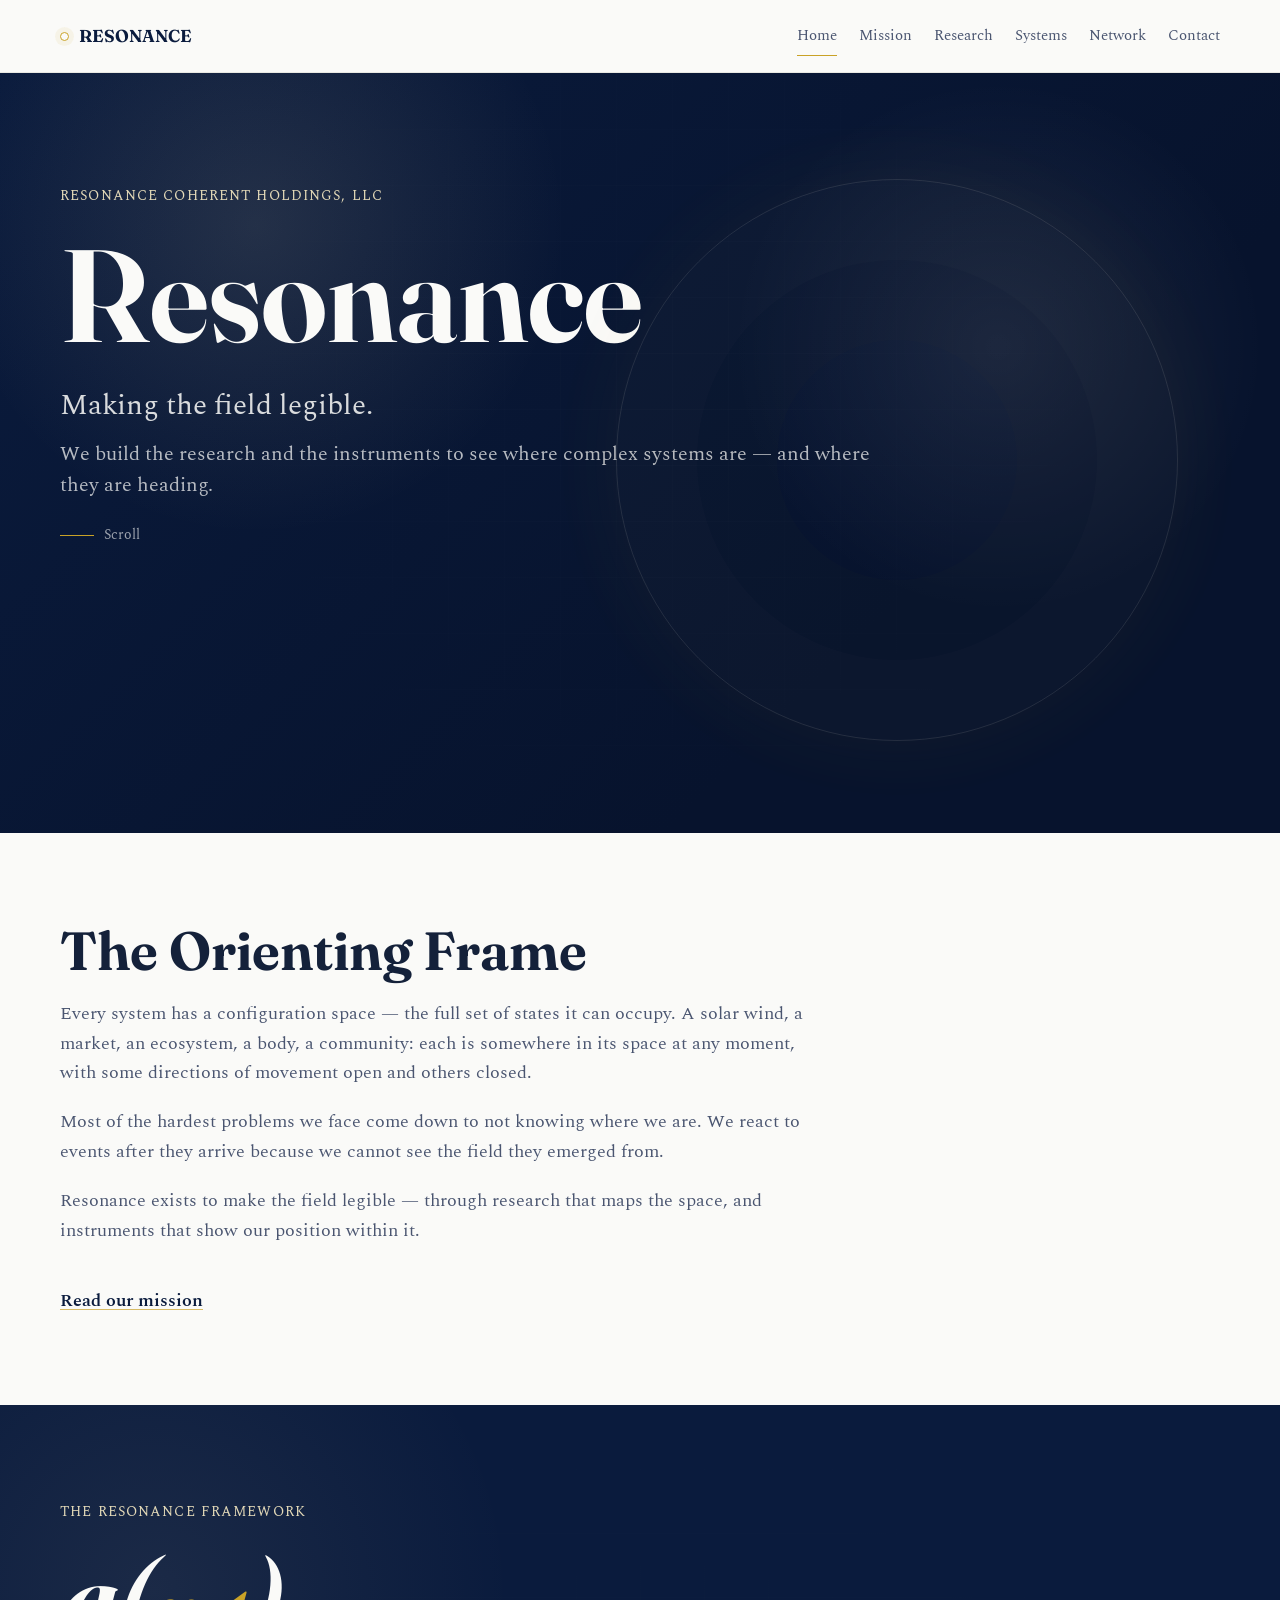
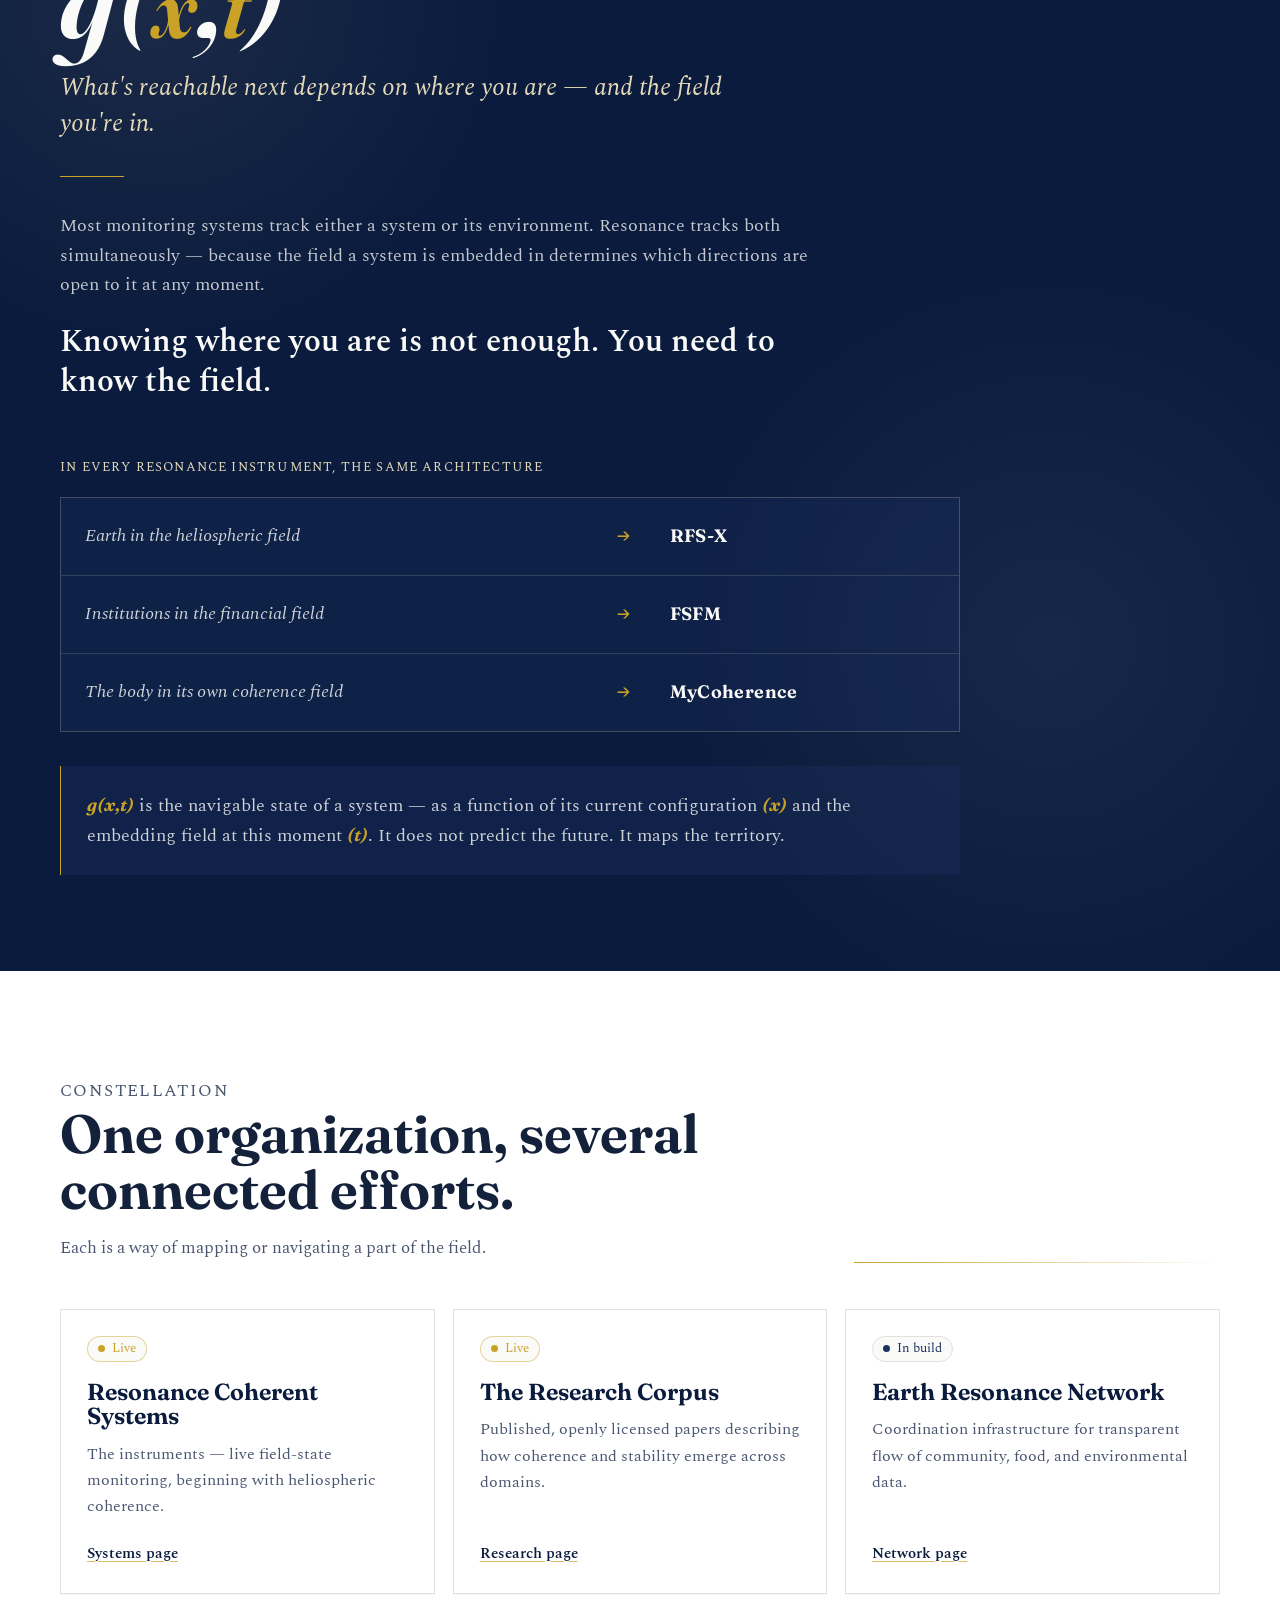
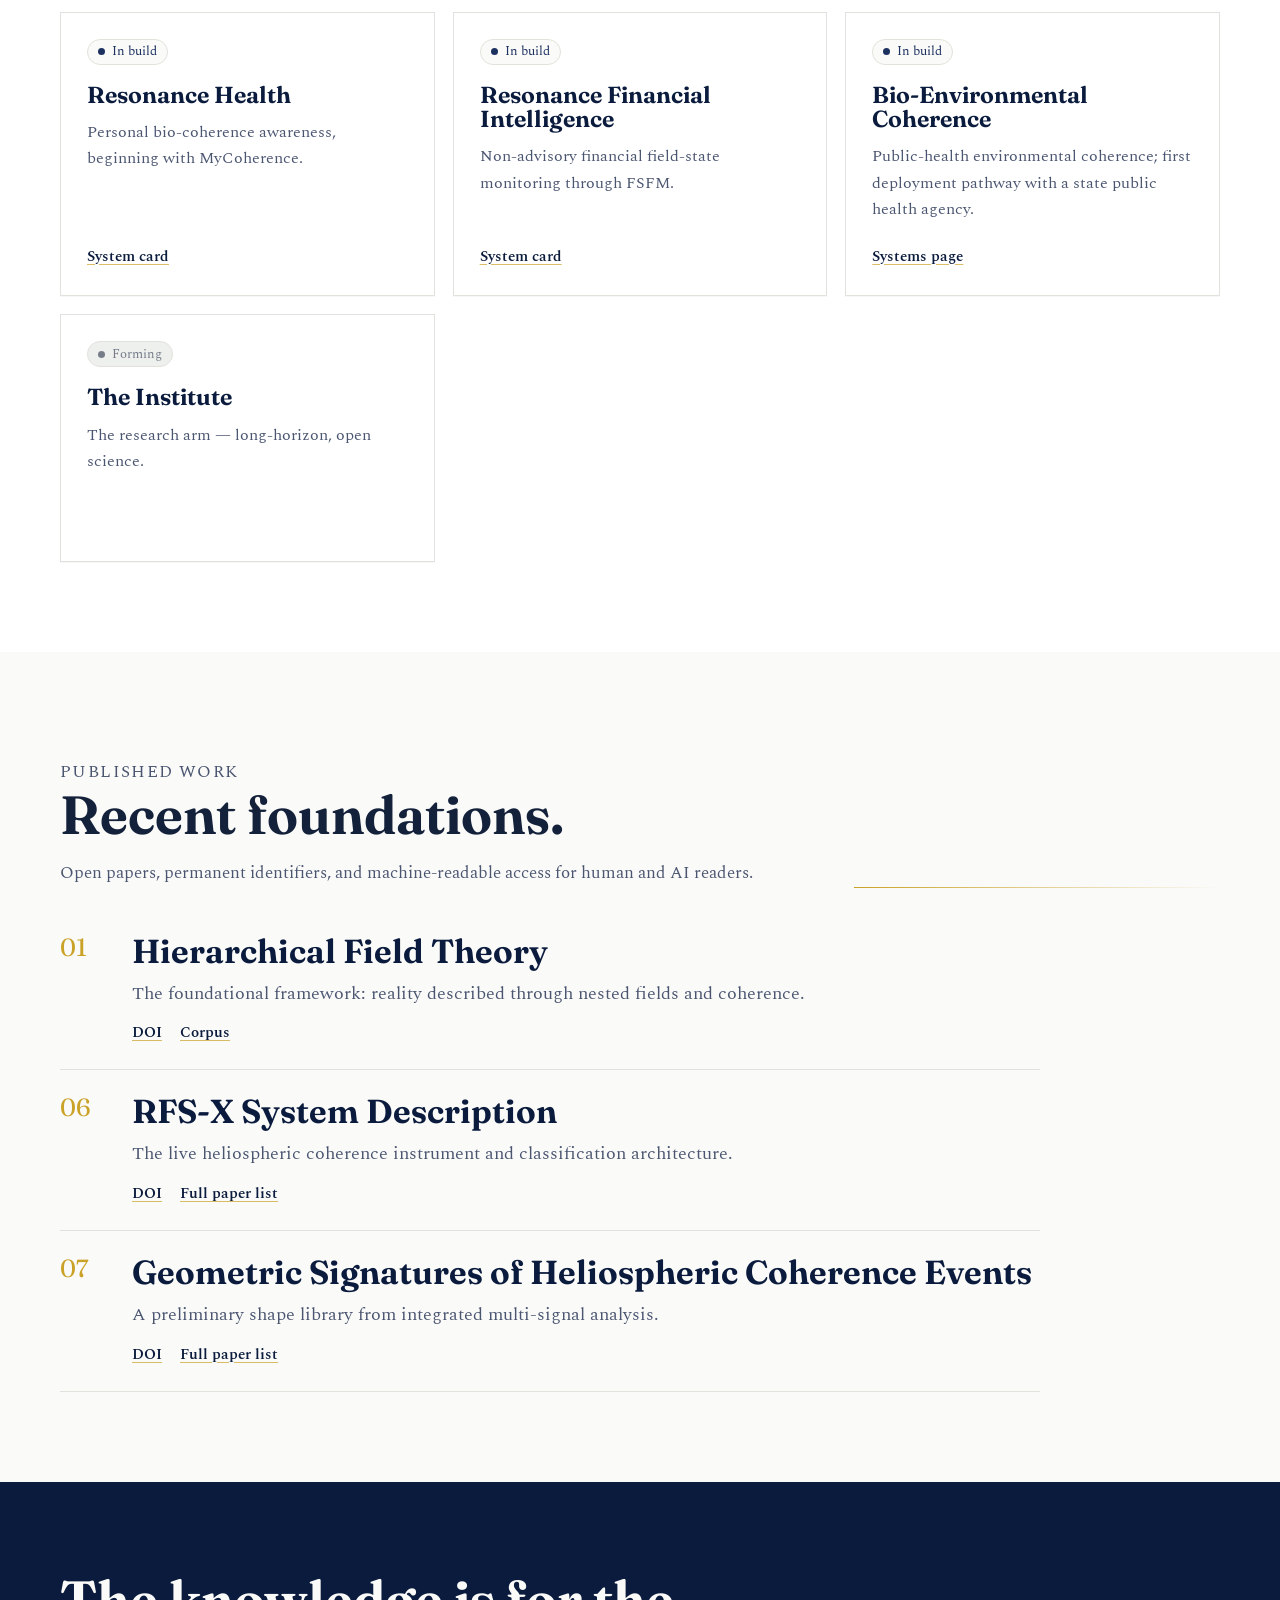
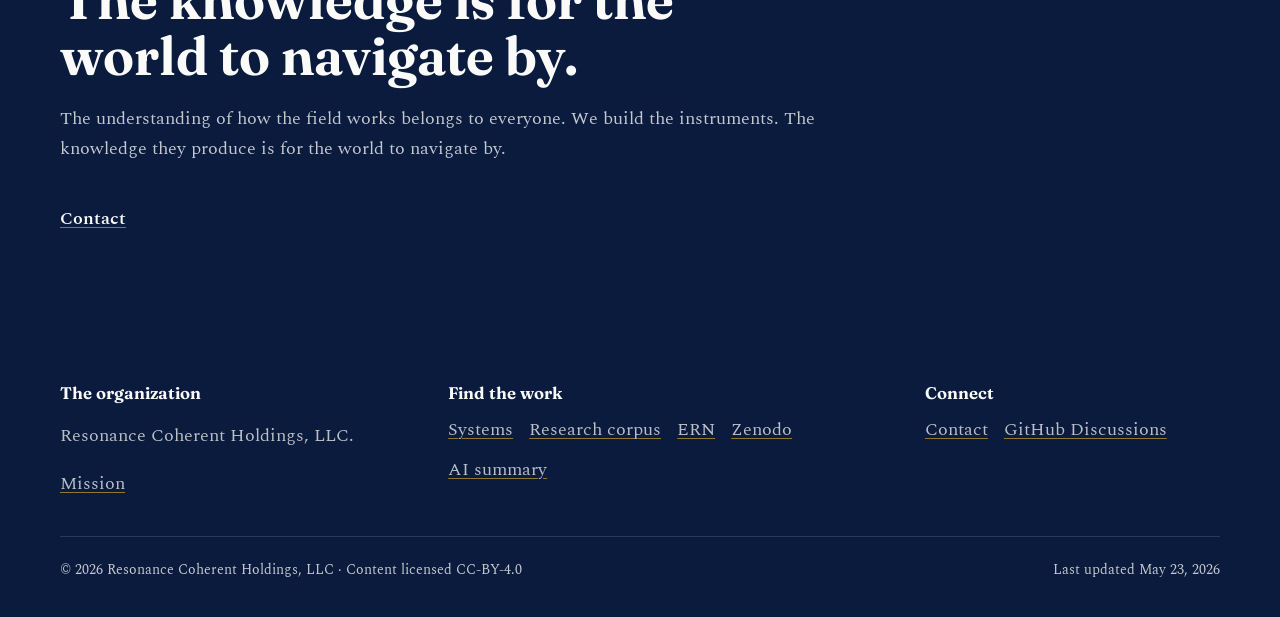
<file: index.html>
<!doctype html>
<html lang="en">
<head>
  <meta charset="utf-8">
  <meta name="viewport" content="width=device-width, initial-scale=1">
  <title>Resonance | Making the field legible</title>
  <meta name="description" content="Resonance Coherent Holdings builds open research and field-state instruments for coherence, stability, and lead/lag relationships across complex systems.">
  <link rel="canonical" href="https://resonancecoherence.org/">
  <link rel="preconnect" href="https://fonts.googleapis.com">
  <link rel="preconnect" href="https://fonts.gstatic.com" crossorigin>
  <link href="https://fonts.googleapis.com/css2?family=Fraunces:opsz,wght@9..144,500;9..144,650;9..144,700&family=Spectral:ital,wght@0,400;0,500;0,600;1,400;1,500&display=swap" rel="stylesheet">
  <link rel="stylesheet" href="assets/css/styles.css">
  <script type="application/ld+json">
  {
    "@context": "https://schema.org",
    "@type": "Organization",
    "name": "Resonance Coherent Holdings, LLC",
    "url": "https://resonancecoherence.org/",
    "description": "Research and instrument development organization making coherence, stability, and lead/lag relationships legible across complex systems.",
    "sameAs": [
      "https://github.com/ResonanceAdmin",
      "https://orcid.org/0009-0002-7140-8516",
      "https://zenodo.org/communities/resonance-coherence/records?q=&l=list&p=1&s=10&sort=newest"
    ]
  }
  </script>
</head>
<body>
  <header class="site-header">
    <div class="nav-wrap">
      <a class="brand" href="index.html" aria-label="Resonance home"><span class="brand-mark"></span>RESONANCE</a>
      <button class="menu-toggle" type="button" aria-label="Open menu" aria-expanded="false" data-menu-toggle><span></span><span></span></button>
      <nav class="nav-links" aria-label="Primary navigation" data-nav>
        <a href="index.html" aria-current="page">Home</a>
        <a href="mission.html">Mission</a>
        <a href="research.html">Research</a>
        <a href="systems.html">Systems</a>
        <a href="network.html">Network</a>
        <a href="contact.html">Contact</a>
      </nav>
    </div>
  </header>

  <main>
    <section class="hero">
      <div class="hero-inner">
        <div class="hero-content">
          <p class="eyebrow reveal">Resonance Coherent Holdings, LLC</p>
          <h1 class="reveal">Resonance</h1>
          <p class="lede reveal">Making the field legible.</p>
          <p class="hero-kicker reveal">We build the research and the instruments to see where complex systems are — and where they are heading.</p>
        </div>
        <span class="scroll-cue">Scroll</span>
      </div>
    </section>

    <section class="section">
      <div class="section-inner">
        <div class="prose reveal">
          <h2>The Orienting Frame</h2>
          <p>Every system has a configuration space — the full set of states it can occupy. A solar wind, a market, an ecosystem, a body, a community: each is somewhere in its space at any moment, with some directions of movement open and others closed.</p>
          <p>Most of the hardest problems we face come down to not knowing where we are. We react to events after they arrive because we cannot see the field they emerged from.</p>
          <p>Resonance exists to make the field legible — through research that maps the space, and instruments that show our position within it.</p>
          <a class="text-link" href="mission.html">Read our mission</a>
        </div>
      </div>
    </section>

    <section class="framework-section" aria-labelledby="framework-title">
      <div class="section-inner">
        <div class="framework-signature reveal">
          <p class="eyebrow">The Resonance Framework</p>
          <h2 id="framework-title" class="framework-notation"><span>g</span>(<em>x</em>,<em>t</em>)</h2>
          <p class="framework-tagline"><em>What's reachable next depends on where you are — and the field you're in.</em></p>
          <div class="framework-rule" aria-hidden="true"></div>
          <p class="framework-body">Most monitoring systems track either a system or its environment. Resonance tracks both simultaneously — because the field a system is embedded in determines which directions are open to it at any moment.</p>
          <p class="framework-emphasis">Knowing where you are is not enough. You need to know the field.</p>
        </div>

        <div class="framework-architecture reveal">
          <p class="framework-grid-label">In every Resonance instrument, the same architecture</p>
          <div class="framework-grid" aria-label="Resonance instrument architecture examples">
            <a class="framework-row" href="systems.html">
              <span class="field-description">Earth in the heliospheric field</span>
              <span class="field-arrow" aria-hidden="true">→</span>
              <span class="instrument-name">RFS-X</span>
            </a>
            <a class="framework-row" href="systems.html#fsfm">
              <span class="field-description">Institutions in the financial field</span>
              <span class="field-arrow" aria-hidden="true">→</span>
              <span class="instrument-name">FSFM</span>
            </a>
            <a class="framework-row" href="systems.html#mycoherence">
              <span class="field-description">The body in its own coherence field</span>
              <span class="field-arrow" aria-hidden="true">→</span>
              <span class="instrument-name">MyCoherence</span>
            </a>
          </div>
        </div>

        <div class="framework-definition reveal">
          <p><strong><span class="math-mark">g(x,t)</span></strong> is the navigable state of a system — as a function of its current configuration <strong><span class="math-mark">(x)</span></strong> and the embedding field at this moment <strong><span class="math-mark">(t)</span></strong>. It does not predict the future. It maps the territory.</p>
        </div>
      </div>
    </section>

    <section class="section white">
      <div class="section-inner">
        <div class="section-heading reveal">
          <div>
            <p class="eyebrow">Constellation</p>
            <h2>One organization, several connected efforts.</h2>
            <p>Each is a way of mapping or navigating a part of the field.</p>
          </div>
        </div>
        <div class="constellation">
          <article class="card reveal">
            <span class="status live">Live</span>
            <h3>Resonance Coherent Systems</h3>
            <p>The instruments — live field-state monitoring, beginning with heliospheric coherence.</p>
            <a class="card-link" href="systems.html">Systems page</a>
          </article>
          <article class="card reveal">
            <span class="status live">Live</span>
            <h3>The Research Corpus</h3>
            <p>Published, openly licensed papers describing how coherence and stability emerge across domains.</p>
            <a class="card-link" href="research.html">Research page</a>
          </article>
          <article class="card reveal">
            <span class="status build">In build</span>
            <h3>Earth Resonance Network</h3>
            <p>Coordination infrastructure for transparent flow of community, food, and environmental data.</p>
            <a class="card-link" href="network.html">Network page</a>
          </article>
          <article class="card reveal">
            <span class="status build">In build</span>
            <h3>Resonance Health</h3>
            <p>Personal bio-coherence awareness, beginning with MyCoherence.</p>
            <a class="card-link" href="systems.html#mycoherence">System card</a>
          </article>
          <article class="card reveal">
            <span class="status build">In build</span>
            <h3>Resonance Financial Intelligence</h3>
            <p>Non-advisory financial field-state monitoring through FSFM.</p>
            <a class="card-link" href="systems.html#fsfm">System card</a>
          </article>
          <article class="card reveal">
            <span class="status build">In build</span>
            <h3>Bio-Environmental Coherence</h3>
            <p>Public-health environmental coherence; first deployment pathway with a state public health agency.</p>
            <a class="card-link" href="systems.html">Systems page</a>
          </article>
          <article class="card reveal">
            <span class="status forming">Forming</span>
            <h3>The Institute</h3>
            <p>The research arm — long-horizon, open science.</p>
          </article>
        </div>
      </div>
    </section>

    <section class="section">
      <div class="section-inner">
        <div class="section-heading reveal">
          <div>
            <p class="eyebrow">Published Work</p>
            <h2>Recent foundations.</h2>
            <p>Open papers, permanent identifiers, and machine-readable access for human and AI readers.</p>
          </div>
        </div>
        <div class="publications">
          <article class="publication reveal">
            <div class="publication-number">01</div>
            <div>
              <h3>Hierarchical Field Theory</h3>
              <p>The foundational framework: reality described through nested fields and coherence.</p>
              <div class="link-row">
                <a href="https://doi.org/10.5281/zenodo.19023891">DOI</a>
                <a href="https://github.com/ResonanceAdmin/resonance-coherence-papers">Corpus</a>
              </div>
            </div>
          </article>
          <article class="publication reveal">
            <div class="publication-number">06</div>
            <div>
              <h3>RFS-X System Description</h3>
              <p>The live heliospheric coherence instrument and classification architecture.</p>
              <div class="link-row">
                <a href="https://doi.org/10.5281/zenodo.19924289">DOI</a>
                <a href="research.html">Full paper list</a>
              </div>
            </div>
          </article>
          <article class="publication reveal">
            <div class="publication-number">07</div>
            <div>
              <h3>Geometric Signatures of Heliospheric Coherence Events</h3>
              <p>A preliminary shape library from integrated multi-signal analysis.</p>
              <div class="link-row">
                <a href="https://doi.org/10.5281/zenodo.19924405">DOI</a>
                <a href="research.html">Full paper list</a>
              </div>
            </div>
          </article>
        </div>
      </div>
    </section>

    <section class="section dark">
      <div class="section-inner">
        <div class="prose reveal">
          <h2>The knowledge is for the world to navigate by.</h2>
          <p>The understanding of how the field works belongs to everyone. We build the instruments. The knowledge they produce is for the world to navigate by.</p>
          <a class="text-link" href="contact.html">Contact</a>
        </div>
      </div>
    </section>
  </main>

  <footer class="site-footer">
    <div class="footer-inner">
      <div class="footer-grid">
        <div>
          <h2>The organization</h2>
          <p>Resonance Coherent Holdings, LLC.</p>
          <a href="mission.html">Mission</a>
        </div>
        <div>
          <h2>Find the work</h2>
          <div class="footer-links">
            <a href="https://resonancecoherentsystems.com">Systems</a>
            <a href="https://github.com/ResonanceAdmin/resonance-coherence-papers">Research corpus</a>
            <a href="network.html">ERN</a>
            <a href="https://zenodo.org/communities/resonance-coherence/records?q=&l=list&p=1&s=10&sort=newest">Zenodo</a>
            <a href="llms.txt">AI summary</a>
          </div>
        </div>
        <div>
          <h2>Connect</h2>
          <div class="footer-links">
            <a href="contact.html">Contact</a>
            <a href="https://github.com/ResonanceAdmin/resonance-coherence-papers/discussions">GitHub Discussions</a>
          </div>
        </div>
      </div>
      <div class="footer-bottom">
        <span>© 2026 Resonance Coherent Holdings, LLC · Content licensed CC-BY-4.0</span>
        <span>Last updated May 23, 2026</span>
      </div>
    </div>
  </footer>

  <script src="assets/js/site-data.js"></script>
  <script src="assets/js/main.js"></script>
</body>
</html>
</file>
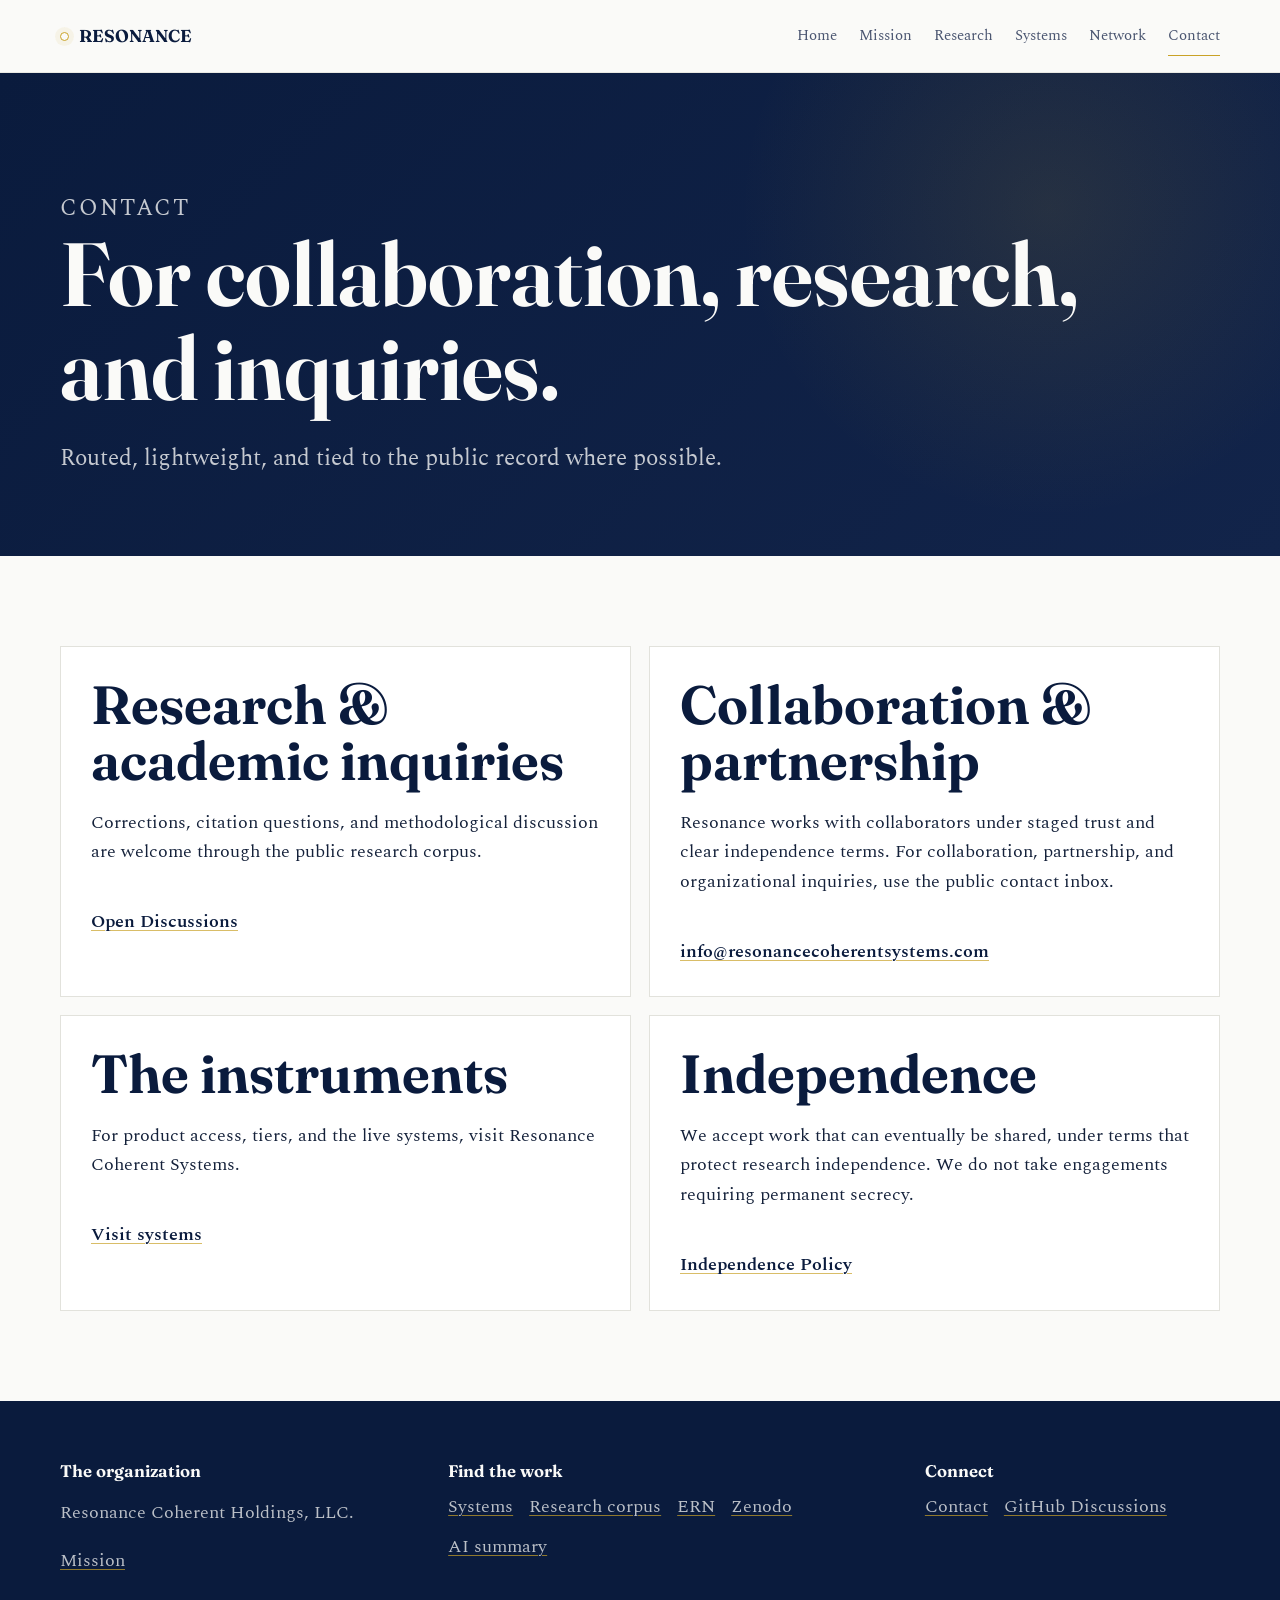
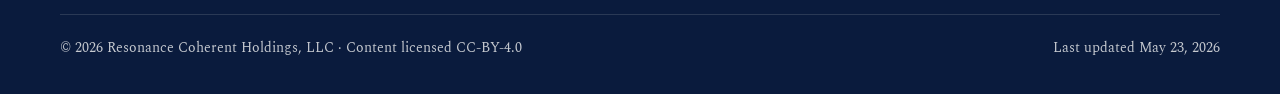
<file: contact.html>
<!doctype html>
<html lang="en">
<head>
  <meta charset="utf-8"><meta name="viewport" content="width=device-width, initial-scale=1">
  <title>Contact | Resonance</title>
  <meta name="description" content="Contact routes for Resonance research, collaboration, product access, and citation questions.">
  <link rel="canonical" href="https://resonancecoherence.org/contact.html">
  <link rel="preconnect" href="https://fonts.googleapis.com"><link rel="preconnect" href="https://fonts.gstatic.com" crossorigin>
  <link href="https://fonts.googleapis.com/css2?family=Fraunces:opsz,wght@9..144,500;9..144,650;9..144,700&family=Spectral:ital,wght@0,400;0,500;0,600;1,400;1,500&display=swap" rel="stylesheet">
  <link rel="stylesheet" href="assets/css/styles.css">
</head>
<body>
  <header class="site-header"><div class="nav-wrap"><a class="brand" href="index.html"><span class="brand-mark"></span>RESONANCE</a><button class="menu-toggle" type="button" aria-label="Open menu" aria-expanded="false" data-menu-toggle><span></span><span></span></button><nav class="nav-links" aria-label="Primary navigation" data-nav><a href="index.html">Home</a><a href="mission.html">Mission</a><a href="research.html">Research</a><a href="systems.html">Systems</a><a href="network.html">Network</a><a href="contact.html" aria-current="page">Contact</a></nav></div></header>
  <main>
    <section class="page-hero"><div class="section-inner"><p class="eyebrow reveal">Contact</p><h1 class="page-title reveal">For collaboration, research, and inquiries.</h1><p class="reveal">Routed, lightweight, and tied to the public record where possible.</p></div></section>
    <section class="section"><div class="section-inner"><div class="contact-routes">
      <article class="panel reveal"><h2>Research & academic inquiries</h2><p>Corrections, citation questions, and methodological discussion are welcome through the public research corpus.</p><a class="text-link" href="https://github.com/ResonanceAdmin/resonance-coherence-papers/discussions">Open Discussions</a></article>
      <article class="panel reveal"><h2>Collaboration & partnership</h2><p>Resonance works with collaborators under staged trust and clear independence terms. For collaboration, partnership, and organizational inquiries, use the public contact inbox.</p><a class="text-link" href="mailto:info@resonancecoherentsystems.com">info@resonancecoherentsystems.com</a></article>
      <article class="panel reveal"><h2>The instruments</h2><p>For product access, tiers, and the live systems, visit Resonance Coherent Systems.</p><a class="text-link" href="https://resonancecoherentsystems.com">Visit systems</a></article>
      <article class="panel reveal"><h2>Independence</h2><p>We accept work that can eventually be shared, under terms that protect research independence. We do not take engagements requiring permanent secrecy.</p><a class="text-link" href="governance.html#independence">Independence Policy</a></article>
    </div></div></section>
  </main>
  <footer class="site-footer"><div class="footer-inner"><div class="footer-grid"><div><h2>The organization</h2><p>Resonance Coherent Holdings, LLC.</p><a href="mission.html">Mission</a></div><div><h2>Find the work</h2><div class="footer-links"><a href="https://resonancecoherentsystems.com">Systems</a><a href="https://github.com/ResonanceAdmin/resonance-coherence-papers">Research corpus</a><a href="network.html">ERN</a><a href="https://zenodo.org/communities/resonance-coherence/records?q=&l=list&p=1&s=10&sort=newest">Zenodo</a><a href="llms.txt">AI summary</a></div></div><div><h2>Connect</h2><div class="footer-links"><a href="contact.html">Contact</a><a href="https://github.com/ResonanceAdmin/resonance-coherence-papers/discussions">GitHub Discussions</a></div></div></div><div class="footer-bottom"><span>© 2026 Resonance Coherent Holdings, LLC · Content licensed CC-BY-4.0</span><span>Last updated May 23, 2026</span></div></div></footer>
  <script src="assets/js/main.js"></script>
</body>
</html>
</file>
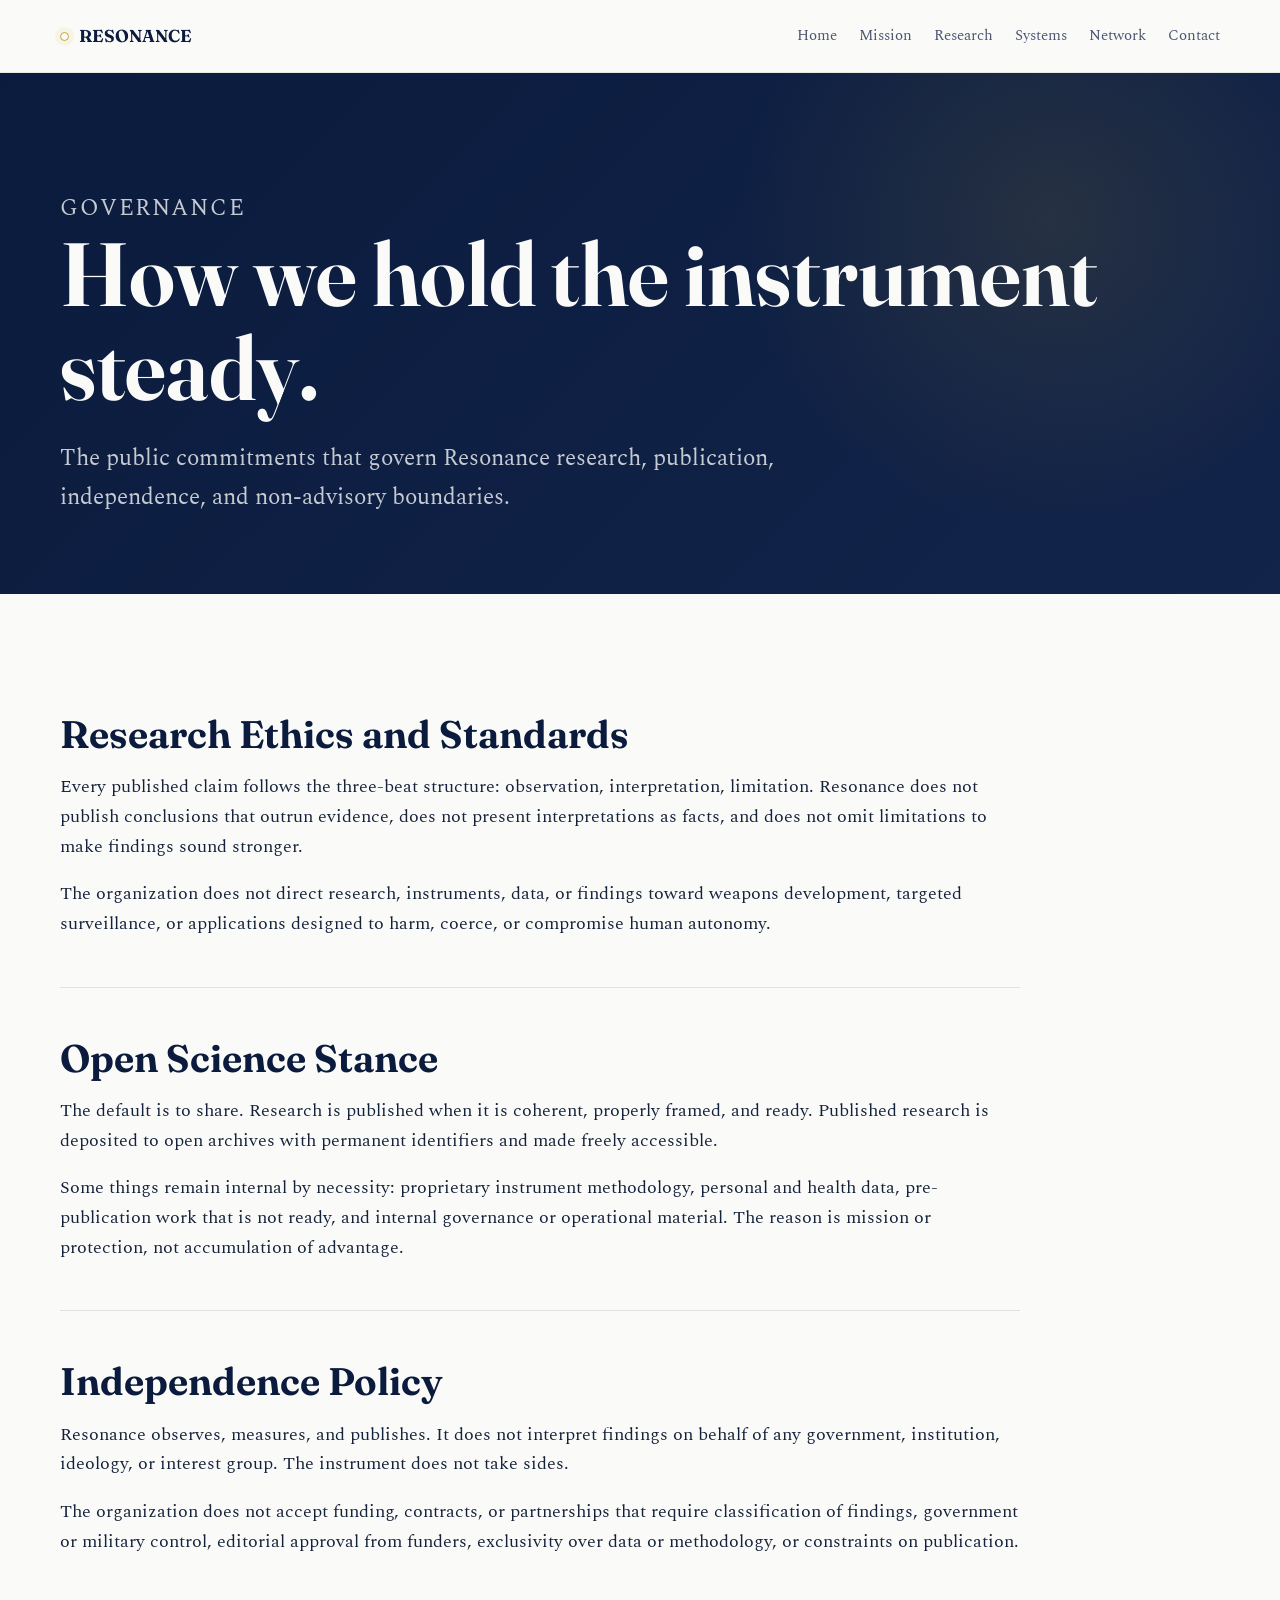
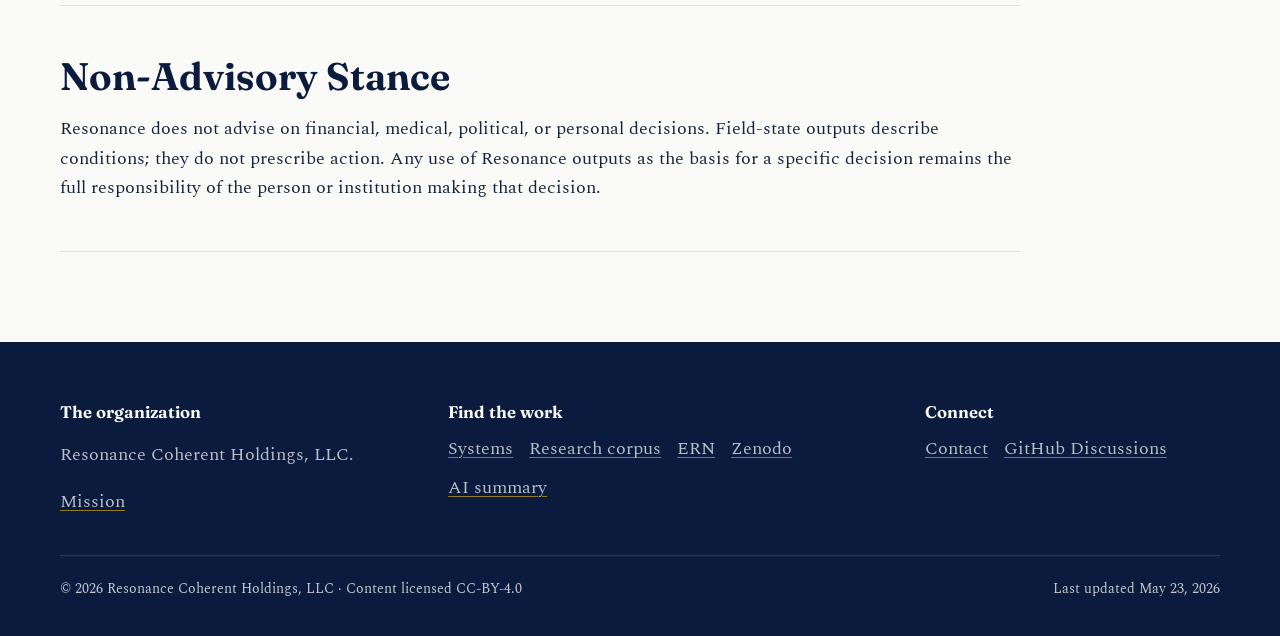
<file: governance.html>
<!doctype html>
<html lang="en">
<head>
  <meta charset="utf-8"><meta name="viewport" content="width=device-width, initial-scale=1">
  <title>Governance | Resonance</title>
  <meta name="description" content="Research ethics, open science, independence, neutrality, non-advisory posture, and publication commitments for Resonance Coherent Holdings.">
  <link rel="canonical" href="https://resonancecoherence.org/governance.html">
  <link rel="preconnect" href="https://fonts.googleapis.com"><link rel="preconnect" href="https://fonts.gstatic.com" crossorigin>
  <link href="https://fonts.googleapis.com/css2?family=Fraunces:opsz,wght@9..144,500;9..144,650;9..144,700&family=Spectral:ital,wght@0,400;0,500;0,600;1,400;1,500&display=swap" rel="stylesheet">
  <link rel="stylesheet" href="assets/css/styles.css">
</head>
<body>
  <header class="site-header"><div class="nav-wrap"><a class="brand" href="index.html"><span class="brand-mark"></span>RESONANCE</a><button class="menu-toggle" type="button" aria-label="Open menu" aria-expanded="false" data-menu-toggle><span></span><span></span></button><nav class="nav-links" aria-label="Primary navigation" data-nav><a href="index.html">Home</a><a href="mission.html">Mission</a><a href="research.html">Research</a><a href="systems.html">Systems</a><a href="network.html">Network</a><a href="contact.html">Contact</a></nav></div></header>
  <main>
    <section class="page-hero"><div class="section-inner"><p class="eyebrow reveal">Governance</p><h1 class="page-title reveal">How we hold the instrument steady.</h1><p class="reveal">The public commitments that govern Resonance research, publication, independence, and non-advisory boundaries.</p></div></section>
    <section class="section"><div class="section-inner"><div class="governance-list">
      <article class="governance-item reveal" id="ethics"><h2>Research Ethics and Standards</h2><p>Every published claim follows the three-beat structure: observation, interpretation, limitation. Resonance does not publish conclusions that outrun evidence, does not present interpretations as facts, and does not omit limitations to make findings sound stronger.</p><p>The organization does not direct research, instruments, data, or findings toward weapons development, targeted surveillance, or applications designed to harm, coerce, or compromise human autonomy.</p></article>
      <article class="governance-item reveal" id="open-science"><h2>Open Science Stance</h2><p>The default is to share. Research is published when it is coherent, properly framed, and ready. Published research is deposited to open archives with permanent identifiers and made freely accessible.</p><p>Some things remain internal by necessity: proprietary instrument methodology, personal and health data, pre-publication work that is not ready, and internal governance or operational material. The reason is mission or protection, not accumulation of advantage.</p></article>
      <article class="governance-item reveal" id="independence"><h2>Independence Policy</h2><p>Resonance observes, measures, and publishes. It does not interpret findings on behalf of any government, institution, ideology, or interest group. The instrument does not take sides.</p><p>The organization does not accept funding, contracts, or partnerships that require classification of findings, government or military control, editorial approval from funders, exclusivity over data or methodology, or constraints on publication.</p></article>
      <article class="governance-item reveal"><h2>Non-Advisory Stance</h2><p>Resonance does not advise on financial, medical, political, or personal decisions. Field-state outputs describe conditions; they do not prescribe action. Any use of Resonance outputs as the basis for a specific decision remains the full responsibility of the person or institution making that decision.</p></article>
    </div></div></section>
  </main>
  <footer class="site-footer"><div class="footer-inner"><div class="footer-grid"><div><h2>The organization</h2><p>Resonance Coherent Holdings, LLC.</p><a href="mission.html">Mission</a></div><div><h2>Find the work</h2><div class="footer-links"><a href="https://resonancecoherentsystems.com">Systems</a><a href="https://github.com/ResonanceAdmin/resonance-coherence-papers">Research corpus</a><a href="network.html">ERN</a><a href="https://zenodo.org/communities/resonance-coherence/records?q=&l=list&p=1&s=10&sort=newest">Zenodo</a><a href="llms.txt">AI summary</a></div></div><div><h2>Connect</h2><div class="footer-links"><a href="contact.html">Contact</a><a href="https://github.com/ResonanceAdmin/resonance-coherence-papers/discussions">GitHub Discussions</a></div></div></div><div class="footer-bottom"><span>© 2026 Resonance Coherent Holdings, LLC · Content licensed CC-BY-4.0</span><span>Last updated May 23, 2026</span></div></div></footer>
  <script src="assets/js/main.js"></script>
</body>
</html>
</file>
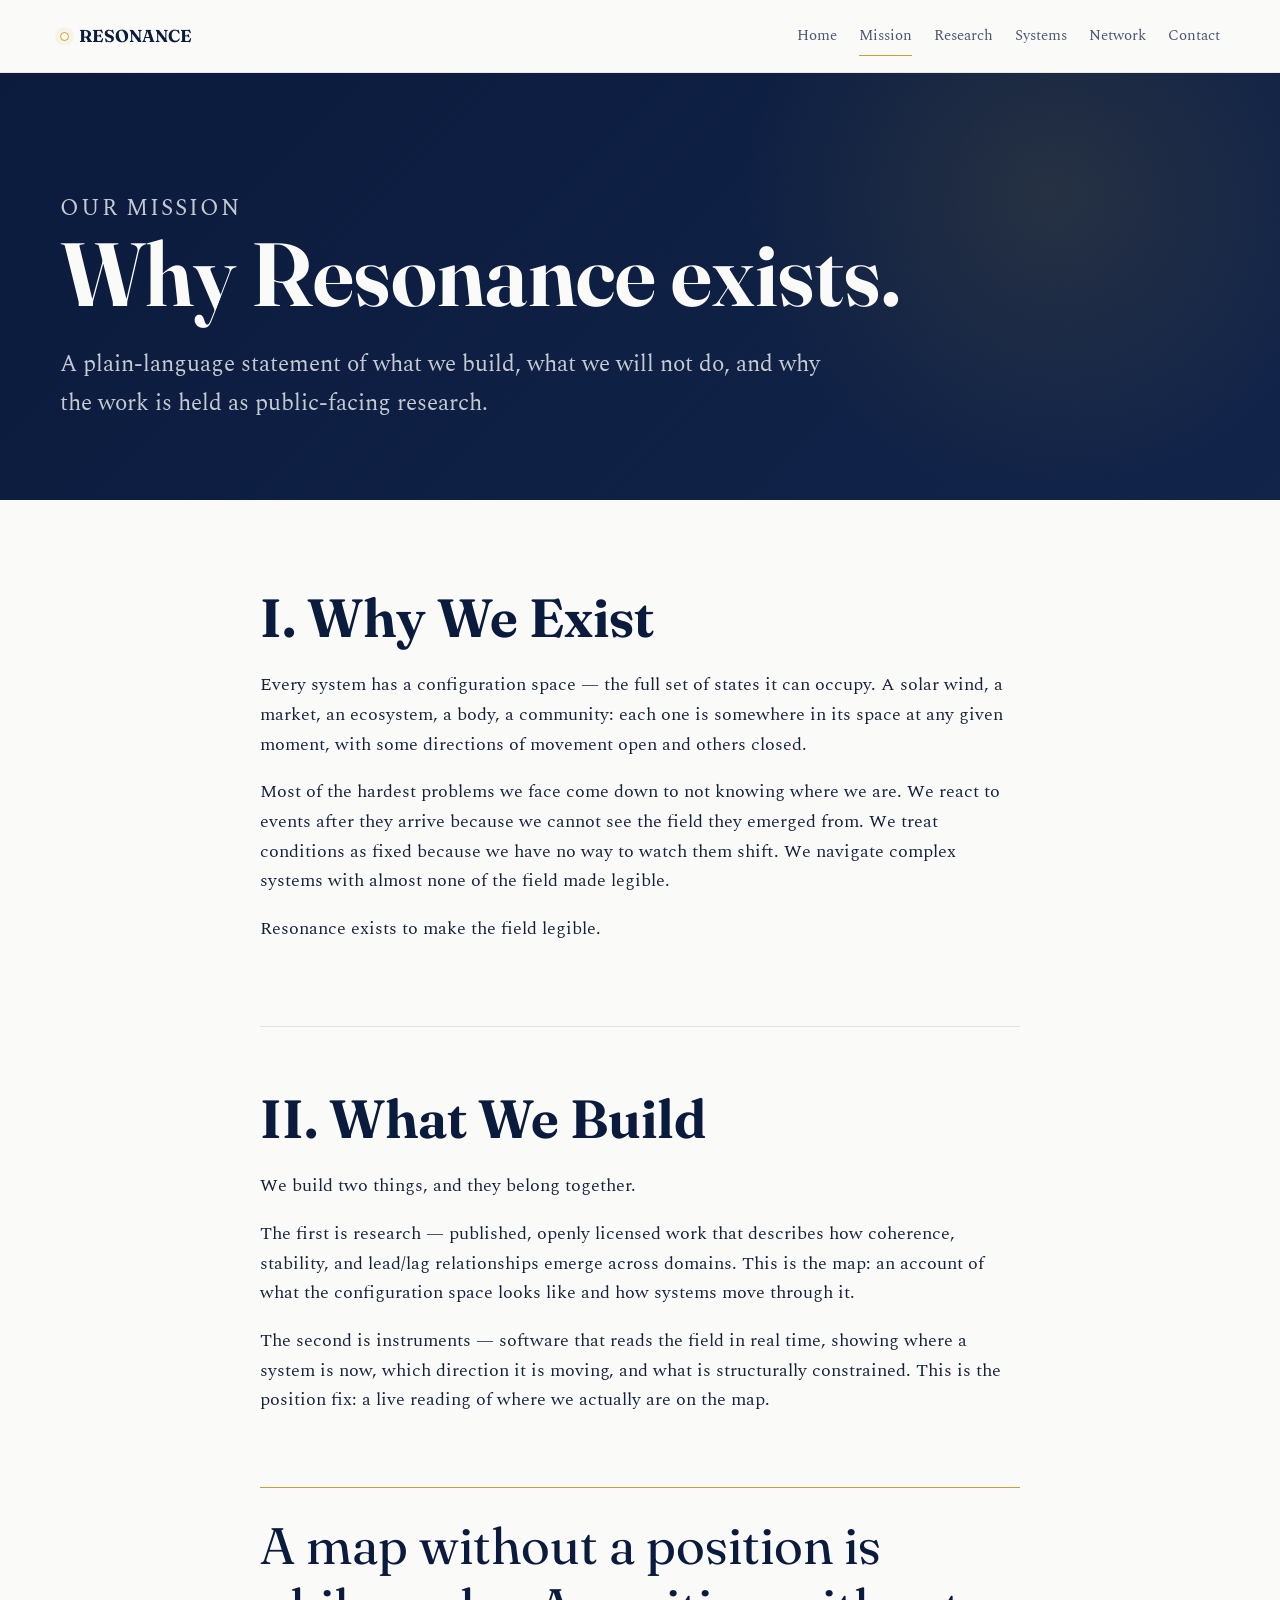
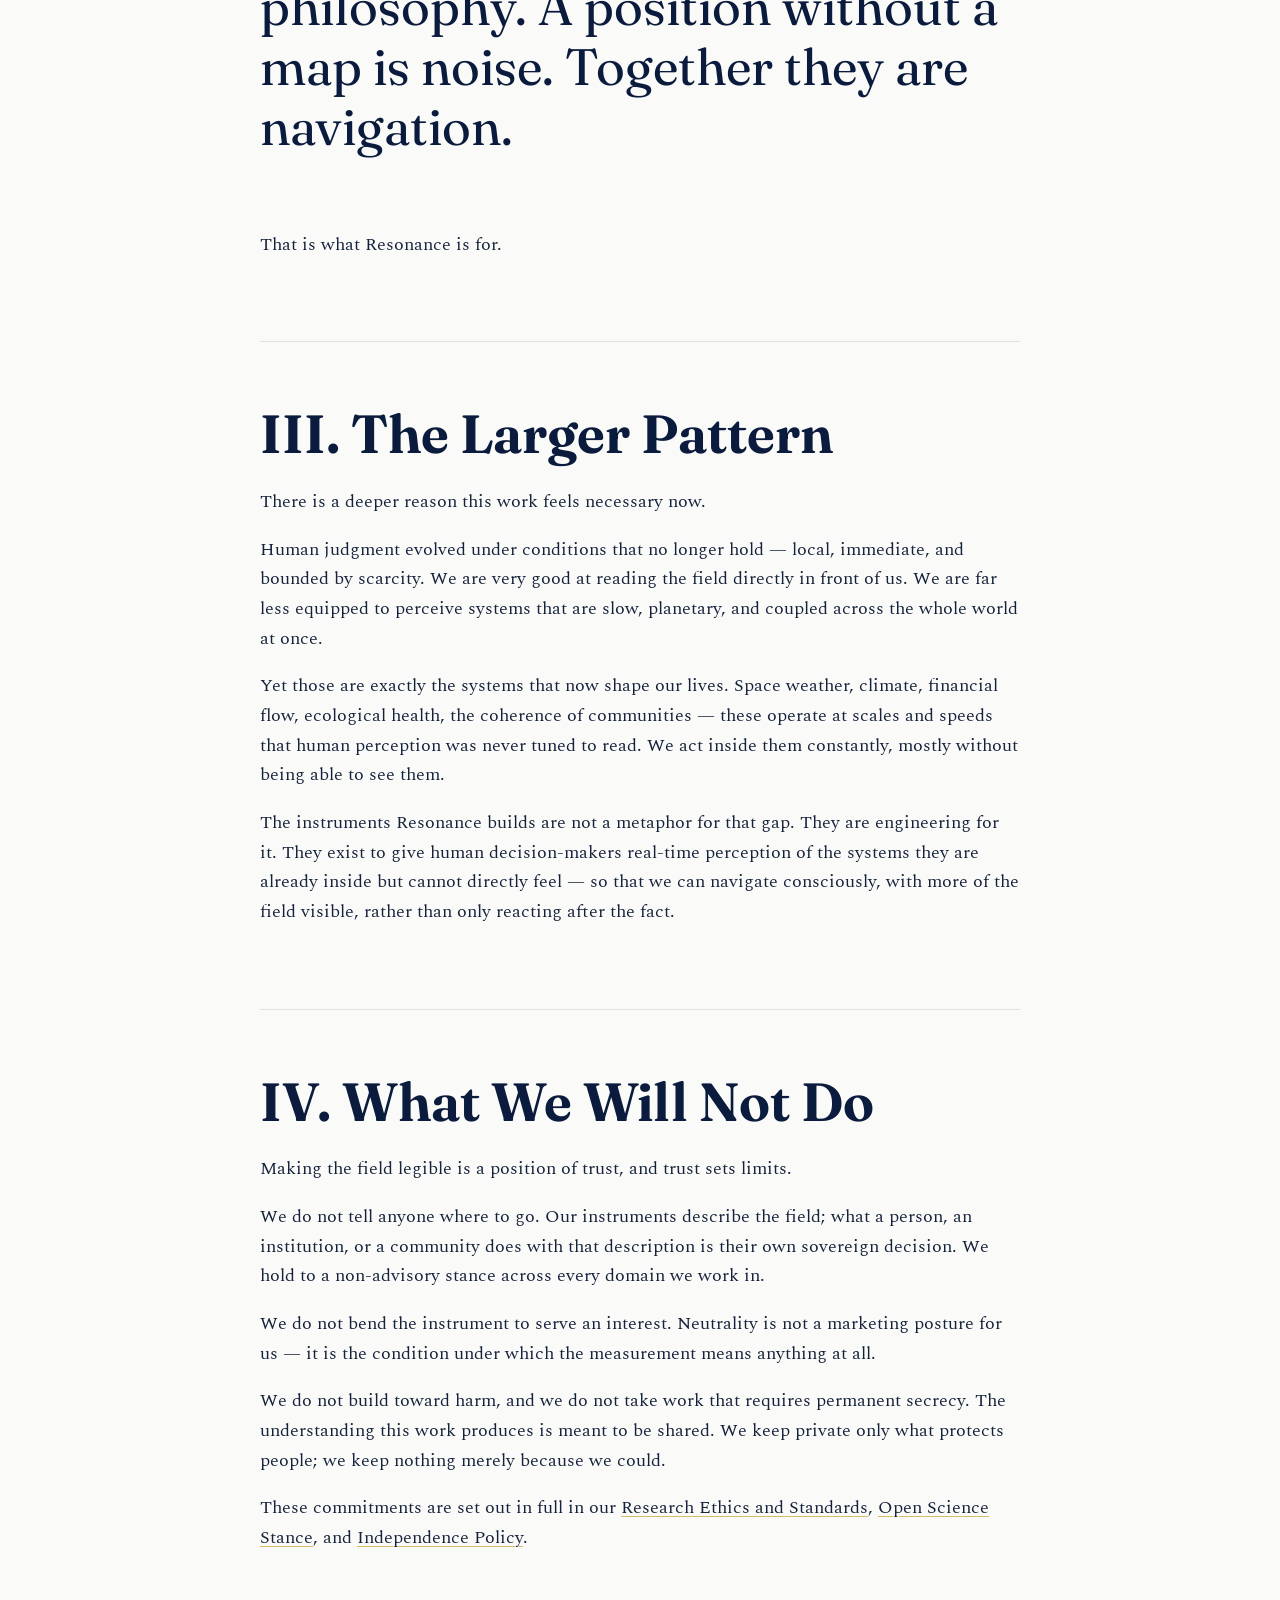
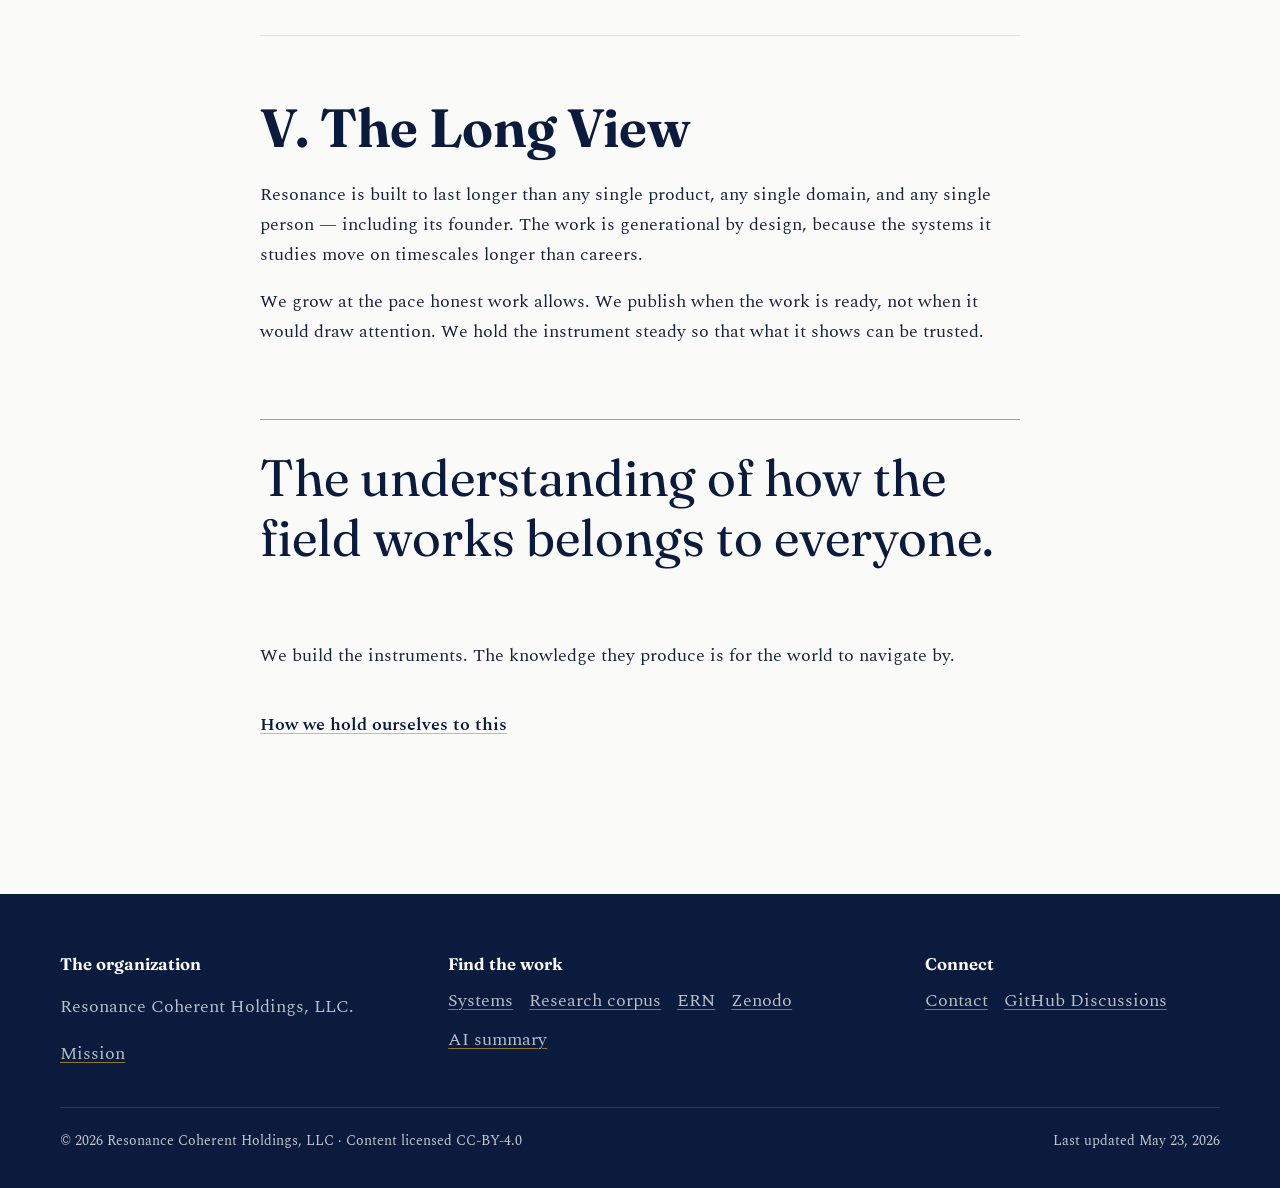
<file: mission.html>
<!doctype html>
<html lang="en">
<head>
  <meta charset="utf-8">
  <meta name="viewport" content="width=device-width, initial-scale=1">
  <title>Mission | Resonance</title>
  <meta name="description" content="The mission of Resonance Coherent Holdings: making the field legible through open research and field-state instruments.">
  <link rel="canonical" href="https://resonancecoherence.org/mission.html">
  <link rel="preconnect" href="https://fonts.googleapis.com">
  <link rel="preconnect" href="https://fonts.gstatic.com" crossorigin>
  <link href="https://fonts.googleapis.com/css2?family=Fraunces:opsz,wght@9..144,500;9..144,650;9..144,700&family=Spectral:ital,wght@0,400;0,500;0,600;1,400;1,500&display=swap" rel="stylesheet">
  <link rel="stylesheet" href="assets/css/styles.css">
</head>
<body>
  <header class="site-header">
    <div class="nav-wrap">
      <a class="brand" href="index.html"><span class="brand-mark"></span>RESONANCE</a>
      <button class="menu-toggle" type="button" aria-label="Open menu" aria-expanded="false" data-menu-toggle><span></span><span></span></button>
      <nav class="nav-links" aria-label="Primary navigation" data-nav>
        <a href="index.html">Home</a>
        <a href="mission.html" aria-current="page">Mission</a>
        <a href="research.html">Research</a>
        <a href="systems.html">Systems</a>
        <a href="network.html">Network</a>
        <a href="contact.html">Contact</a>
      </nav>
    </div>
  </header>

  <main>
    <section class="page-hero">
      <div class="section-inner">
        <p class="eyebrow reveal">Our Mission</p>
        <h1 class="page-title reveal">Why Resonance exists.</h1>
        <p class="reveal">A plain-language statement of what we build, what we will not do, and why the work is held as public-facing research.</p>
      </div>
    </section>

    <section class="section">
      <div class="section-inner">
        <article class="mission-movement reveal">
          <h2>I. Why We Exist</h2>
          <p>Every system has a configuration space — the full set of states it can occupy. A solar wind, a market, an ecosystem, a body, a community: each one is somewhere in its space at any given moment, with some directions of movement open and others closed.</p>
          <p>Most of the hardest problems we face come down to not knowing where we are. We react to events after they arrive because we cannot see the field they emerged from. We treat conditions as fixed because we have no way to watch them shift. We navigate complex systems with almost none of the field made legible.</p>
          <p>Resonance exists to make the field legible.</p>
        </article>

        <article class="mission-movement reveal">
          <h2>II. What We Build</h2>
          <p>We build two things, and they belong together.</p>
          <p>The first is research — published, openly licensed work that describes how coherence, stability, and lead/lag relationships emerge across domains. This is the map: an account of what the configuration space looks like and how systems move through it.</p>
          <p>The second is instruments — software that reads the field in real time, showing where a system is now, which direction it is moving, and what is structurally constrained. This is the position fix: a live reading of where we actually are on the map.</p>
          <blockquote class="pullquote">A map without a position is philosophy. A position without a map is noise. Together they are navigation.</blockquote>
          <p>That is what Resonance is for.</p>
        </article>

        <article class="mission-movement reveal">
          <h2>III. The Larger Pattern</h2>
          <p>There is a deeper reason this work feels necessary now.</p>
          <p>Human judgment evolved under conditions that no longer hold — local, immediate, and bounded by scarcity. We are very good at reading the field directly in front of us. We are far less equipped to perceive systems that are slow, planetary, and coupled across the whole world at once.</p>
          <p>Yet those are exactly the systems that now shape our lives. Space weather, climate, financial flow, ecological health, the coherence of communities — these operate at scales and speeds that human perception was never tuned to read. We act inside them constantly, mostly without being able to see them.</p>
          <p>The instruments Resonance builds are not a metaphor for that gap. They are engineering for it. They exist to give human decision-makers real-time perception of the systems they are already inside but cannot directly feel — so that we can navigate consciously, with more of the field visible, rather than only reacting after the fact.</p>
        </article>

        <article class="mission-movement reveal">
          <h2>IV. What We Will Not Do</h2>
          <p>Making the field legible is a position of trust, and trust sets limits.</p>
          <p>We do not tell anyone where to go. Our instruments describe the field; what a person, an institution, or a community does with that description is their own sovereign decision. We hold to a non-advisory stance across every domain we work in.</p>
          <p>We do not bend the instrument to serve an interest. Neutrality is not a marketing posture for us — it is the condition under which the measurement means anything at all.</p>
          <p>We do not build toward harm, and we do not take work that requires permanent secrecy. The understanding this work produces is meant to be shared. We keep private only what protects people; we keep nothing merely because we could.</p>
          <p>These commitments are set out in full in our <a href="governance.html#ethics">Research Ethics and Standards</a>, <a href="governance.html#open-science">Open Science Stance</a>, and <a href="governance.html#independence">Independence Policy</a>.</p>
        </article>

        <article class="mission-movement reveal">
          <h2>V. The Long View</h2>
          <p>Resonance is built to last longer than any single product, any single domain, and any single person — including its founder. The work is generational by design, because the systems it studies move on timescales longer than careers.</p>
          <p>We grow at the pace honest work allows. We publish when the work is ready, not when it would draw attention. We hold the instrument steady so that what it shows can be trusted.</p>
          <blockquote class="pullquote">The understanding of how the field works belongs to everyone.</blockquote>
          <p>We build the instruments. The knowledge they produce is for the world to navigate by.</p>
          <a class="text-link" href="governance.html">How we hold ourselves to this</a>
        </article>
      </div>
    </section>
  </main>

  <footer class="site-footer">
    <div class="footer-inner">
      <div class="footer-grid">
        <div><h2>The organization</h2><p>Resonance Coherent Holdings, LLC.</p><a href="mission.html">Mission</a></div>
        <div><h2>Find the work</h2><div class="footer-links"><a href="https://resonancecoherentsystems.com">Systems</a><a href="https://github.com/ResonanceAdmin/resonance-coherence-papers">Research corpus</a><a href="network.html">ERN</a><a href="https://zenodo.org/communities/resonance-coherence/records?q=&l=list&p=1&s=10&sort=newest">Zenodo</a><a href="llms.txt">AI summary</a></div></div>
        <div><h2>Connect</h2><div class="footer-links"><a href="contact.html">Contact</a><a href="https://github.com/ResonanceAdmin/resonance-coherence-papers/discussions">GitHub Discussions</a></div></div>
      </div>
      <div class="footer-bottom"><span>© 2026 Resonance Coherent Holdings, LLC · Content licensed CC-BY-4.0</span><span>Last updated May 23, 2026</span></div>
    </div>
  </footer>
  <script src="assets/js/main.js"></script>
</body>
</html>
</file>
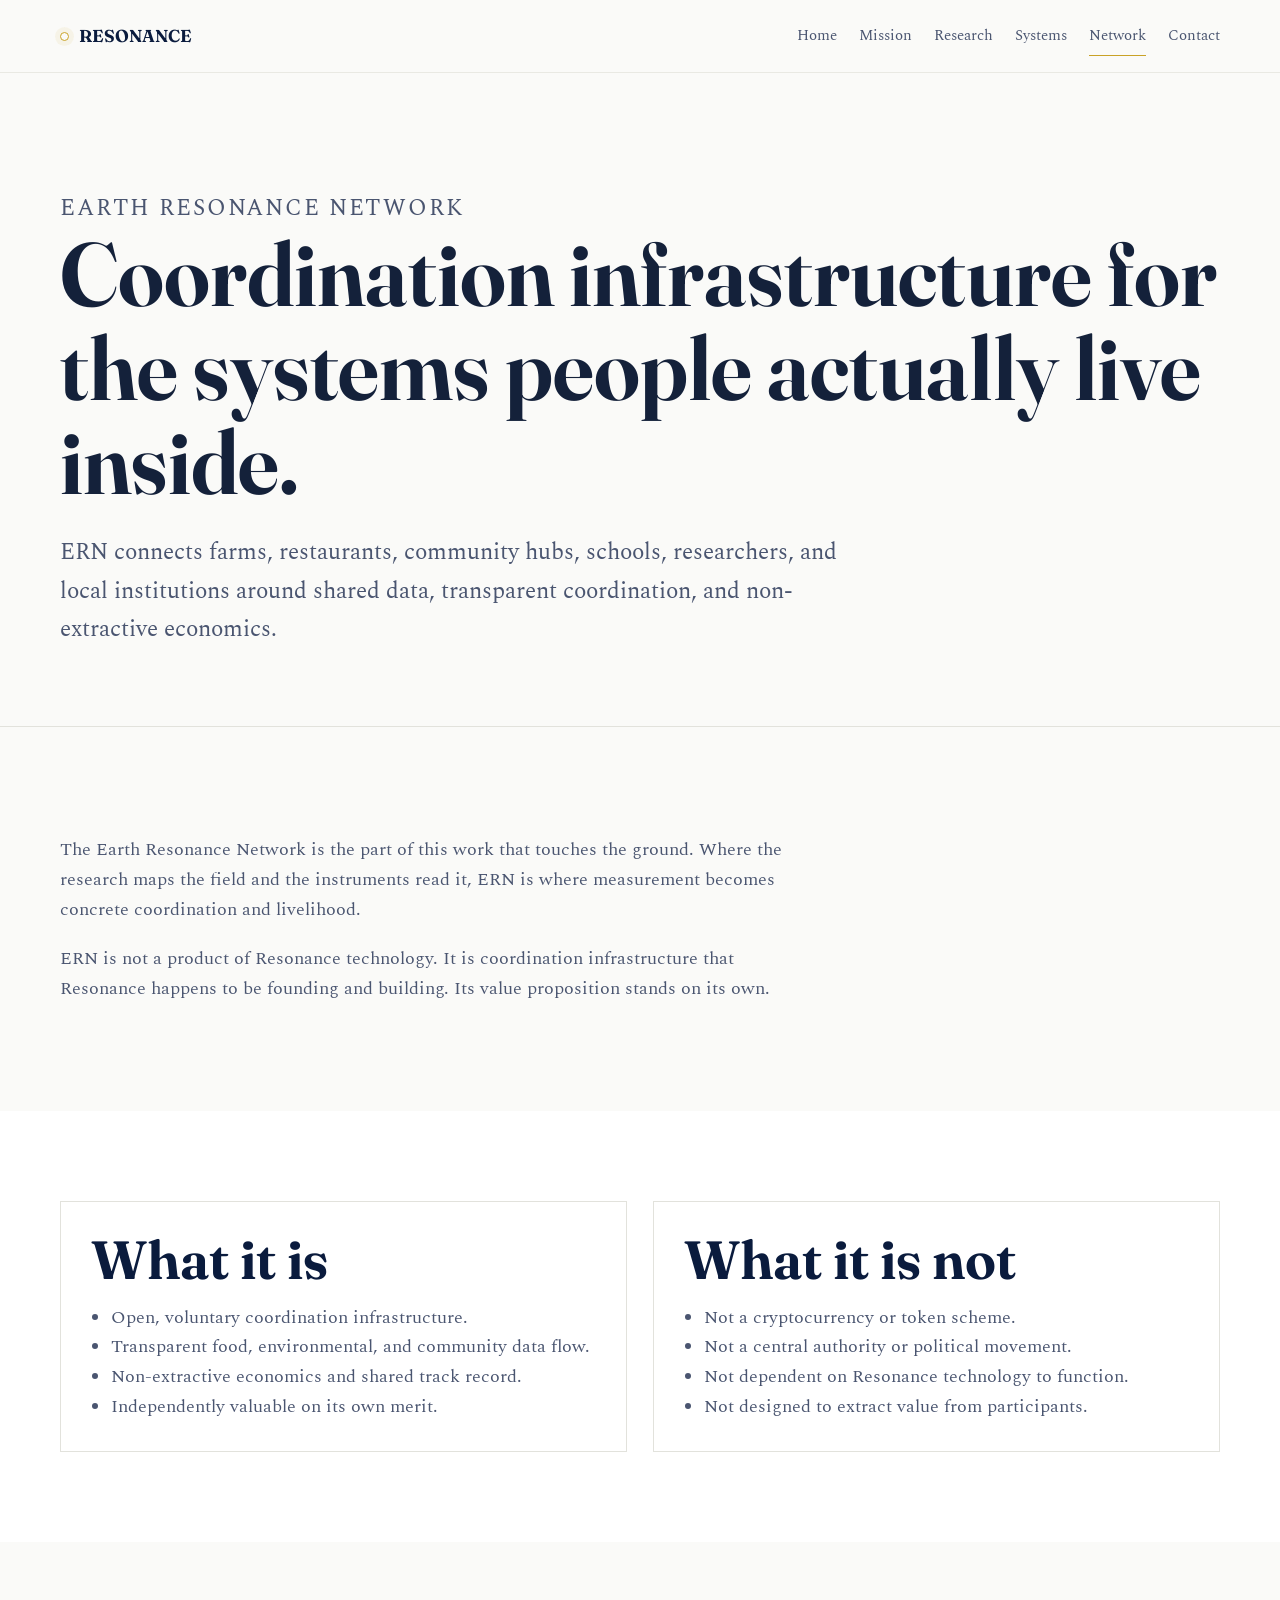
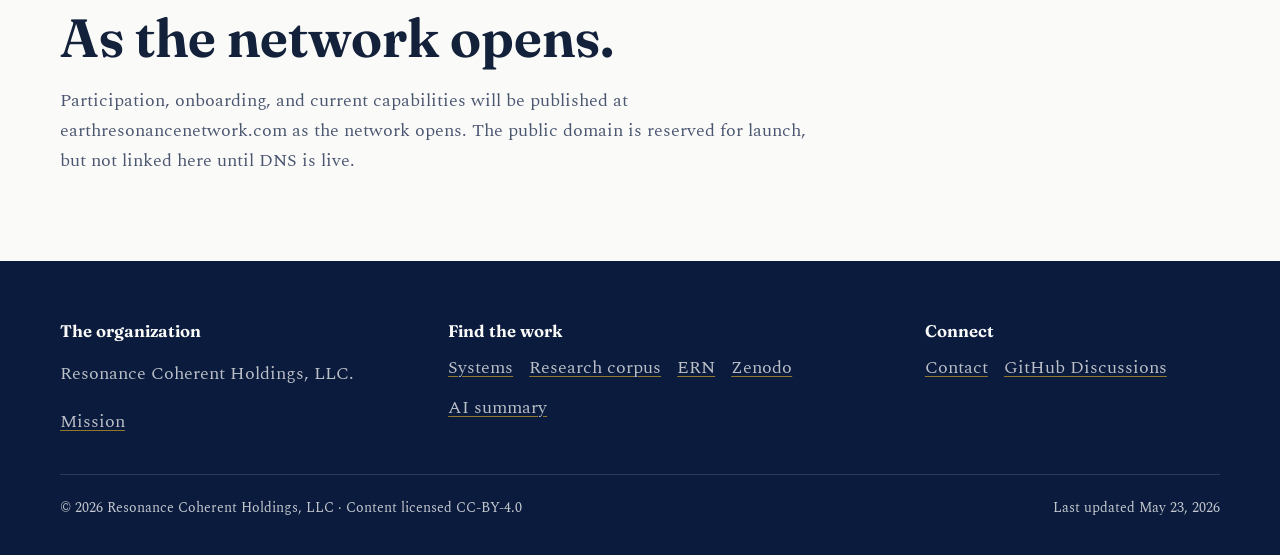
<file: network.html>
<!doctype html>
<html lang="en">
<head>
  <meta charset="utf-8"><meta name="viewport" content="width=device-width, initial-scale=1">
  <title>Earth Resonance Network | Resonance</title>
  <meta name="description" content="Earth Resonance Network is coordination infrastructure for communities, institutions, farms, schools, researchers, and local systems.">
  <link rel="canonical" href="https://resonancecoherence.org/network.html">
  <link rel="preconnect" href="https://fonts.googleapis.com"><link rel="preconnect" href="https://fonts.gstatic.com" crossorigin>
  <link href="https://fonts.googleapis.com/css2?family=Fraunces:opsz,wght@9..144,500;9..144,650;9..144,700&family=Spectral:ital,wght@0,400;0,500;0,600;1,400;1,500&display=swap" rel="stylesheet">
  <link rel="stylesheet" href="assets/css/styles.css">
</head>
<body>
  <header class="site-header"><div class="nav-wrap"><a class="brand" href="index.html"><span class="brand-mark"></span>RESONANCE</a><button class="menu-toggle" type="button" aria-label="Open menu" aria-expanded="false" data-menu-toggle><span></span><span></span></button><nav class="nav-links" aria-label="Primary navigation" data-nav><a href="index.html">Home</a><a href="mission.html">Mission</a><a href="research.html">Research</a><a href="systems.html">Systems</a><a href="network.html" aria-current="page">Network</a><a href="contact.html">Contact</a></nav></div></header>
  <main>
    <section class="page-hero light"><div class="section-inner"><p class="eyebrow reveal">Earth Resonance Network</p><h1 class="page-title reveal">Coordination infrastructure for the systems people actually live inside.</h1><p class="reveal">ERN connects farms, restaurants, community hubs, schools, researchers, and local institutions around shared data, transparent coordination, and non-extractive economics.</p></div></section>
    <section class="section"><div class="section-inner"><div class="prose reveal"><p>The Earth Resonance Network is the part of this work that touches the ground. Where the research maps the field and the instruments read it, ERN is where measurement becomes concrete coordination and livelihood.</p><p>ERN is not a product of Resonance technology. It is coordination infrastructure that Resonance happens to be founding and building. Its value proposition stands on its own.</p></div></div></section>
    <section class="section white"><div class="section-inner"><div class="two-column"><article class="panel reveal"><h2>What it is</h2><ul><li>Open, voluntary coordination infrastructure.</li><li>Transparent food, environmental, and community data flow.</li><li>Non-extractive economics and shared track record.</li><li>Independently valuable on its own merit.</li></ul></article><article class="panel reveal"><h2>What it is not</h2><ul><li>Not a cryptocurrency or token scheme.</li><li>Not a central authority or political movement.</li><li>Not dependent on Resonance technology to function.</li><li>Not designed to extract value from participants.</li></ul></article></div></div></section>
    <section class="section compact"><div class="section-inner"><div class="prose reveal"><h2>As the network opens.</h2><p>Participation, onboarding, and current capabilities will be published at earthresonancenetwork.com as the network opens. The public domain is reserved for launch, but not linked here until DNS is live.</p></div></div></section>
  </main>
  <footer class="site-footer"><div class="footer-inner"><div class="footer-grid"><div><h2>The organization</h2><p>Resonance Coherent Holdings, LLC.</p><a href="mission.html">Mission</a></div><div><h2>Find the work</h2><div class="footer-links"><a href="https://resonancecoherentsystems.com">Systems</a><a href="https://github.com/ResonanceAdmin/resonance-coherence-papers">Research corpus</a><a href="network.html">ERN</a><a href="https://zenodo.org/communities/resonance-coherence/records?q=&l=list&p=1&s=10&sort=newest">Zenodo</a><a href="llms.txt">AI summary</a></div></div><div><h2>Connect</h2><div class="footer-links"><a href="contact.html">Contact</a><a href="https://github.com/ResonanceAdmin/resonance-coherence-papers/discussions">GitHub Discussions</a></div></div></div><div class="footer-bottom"><span>© 2026 Resonance Coherent Holdings, LLC · Content licensed CC-BY-4.0</span><span>Last updated May 23, 2026</span></div></div></footer>
  <script src="assets/js/main.js"></script>
</body>
</html>
</file>
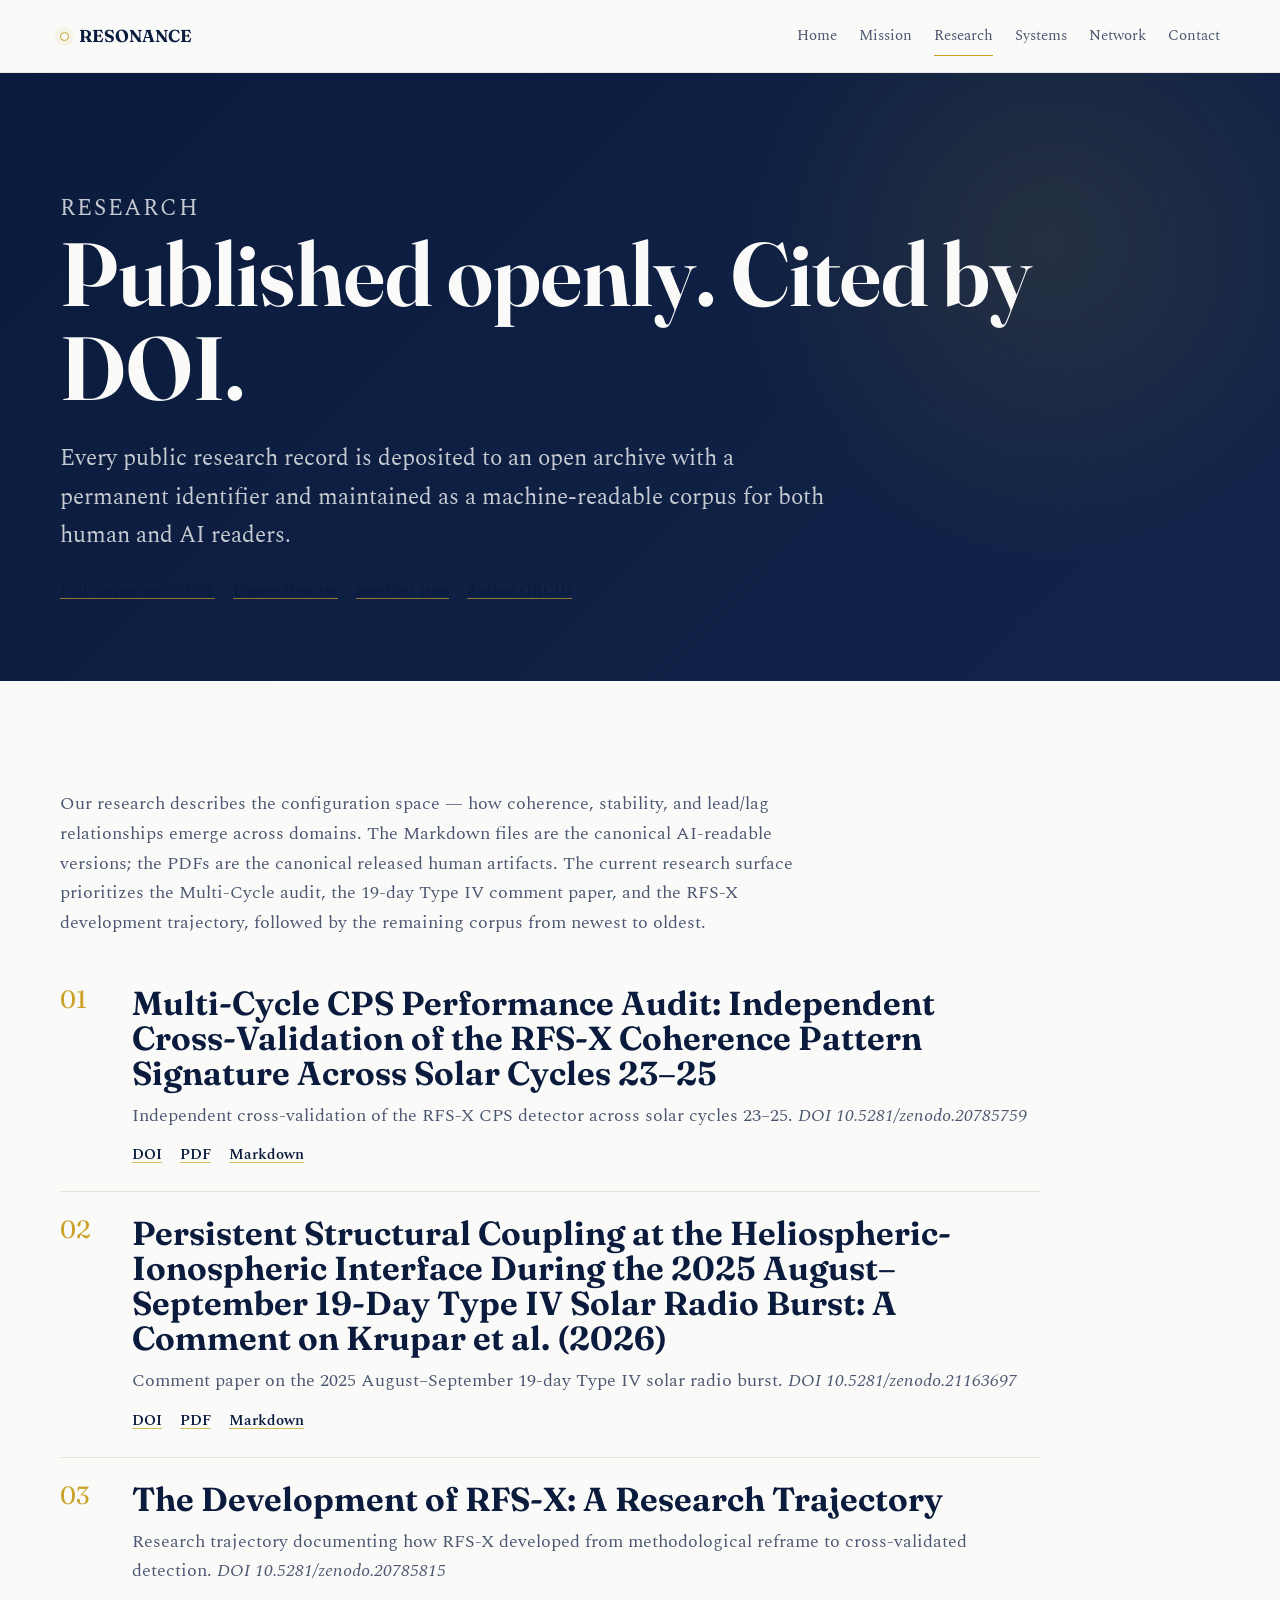
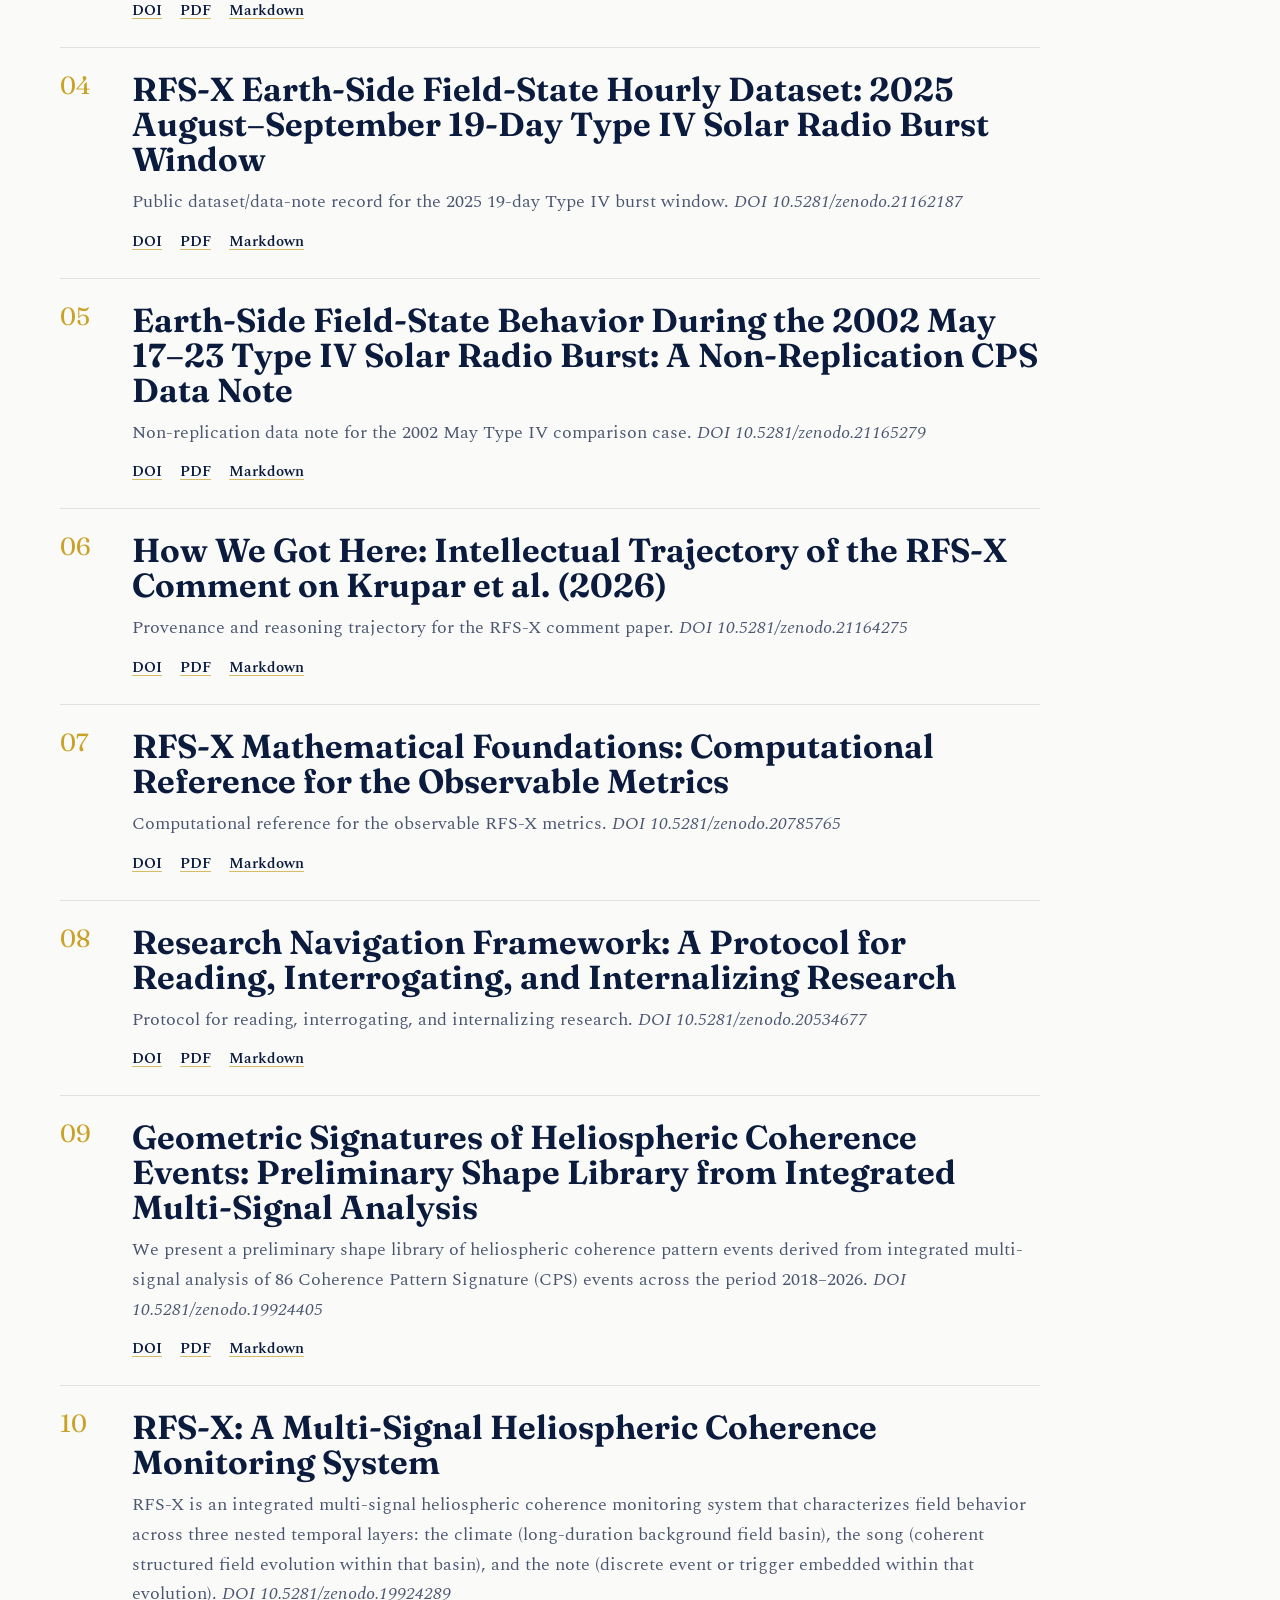
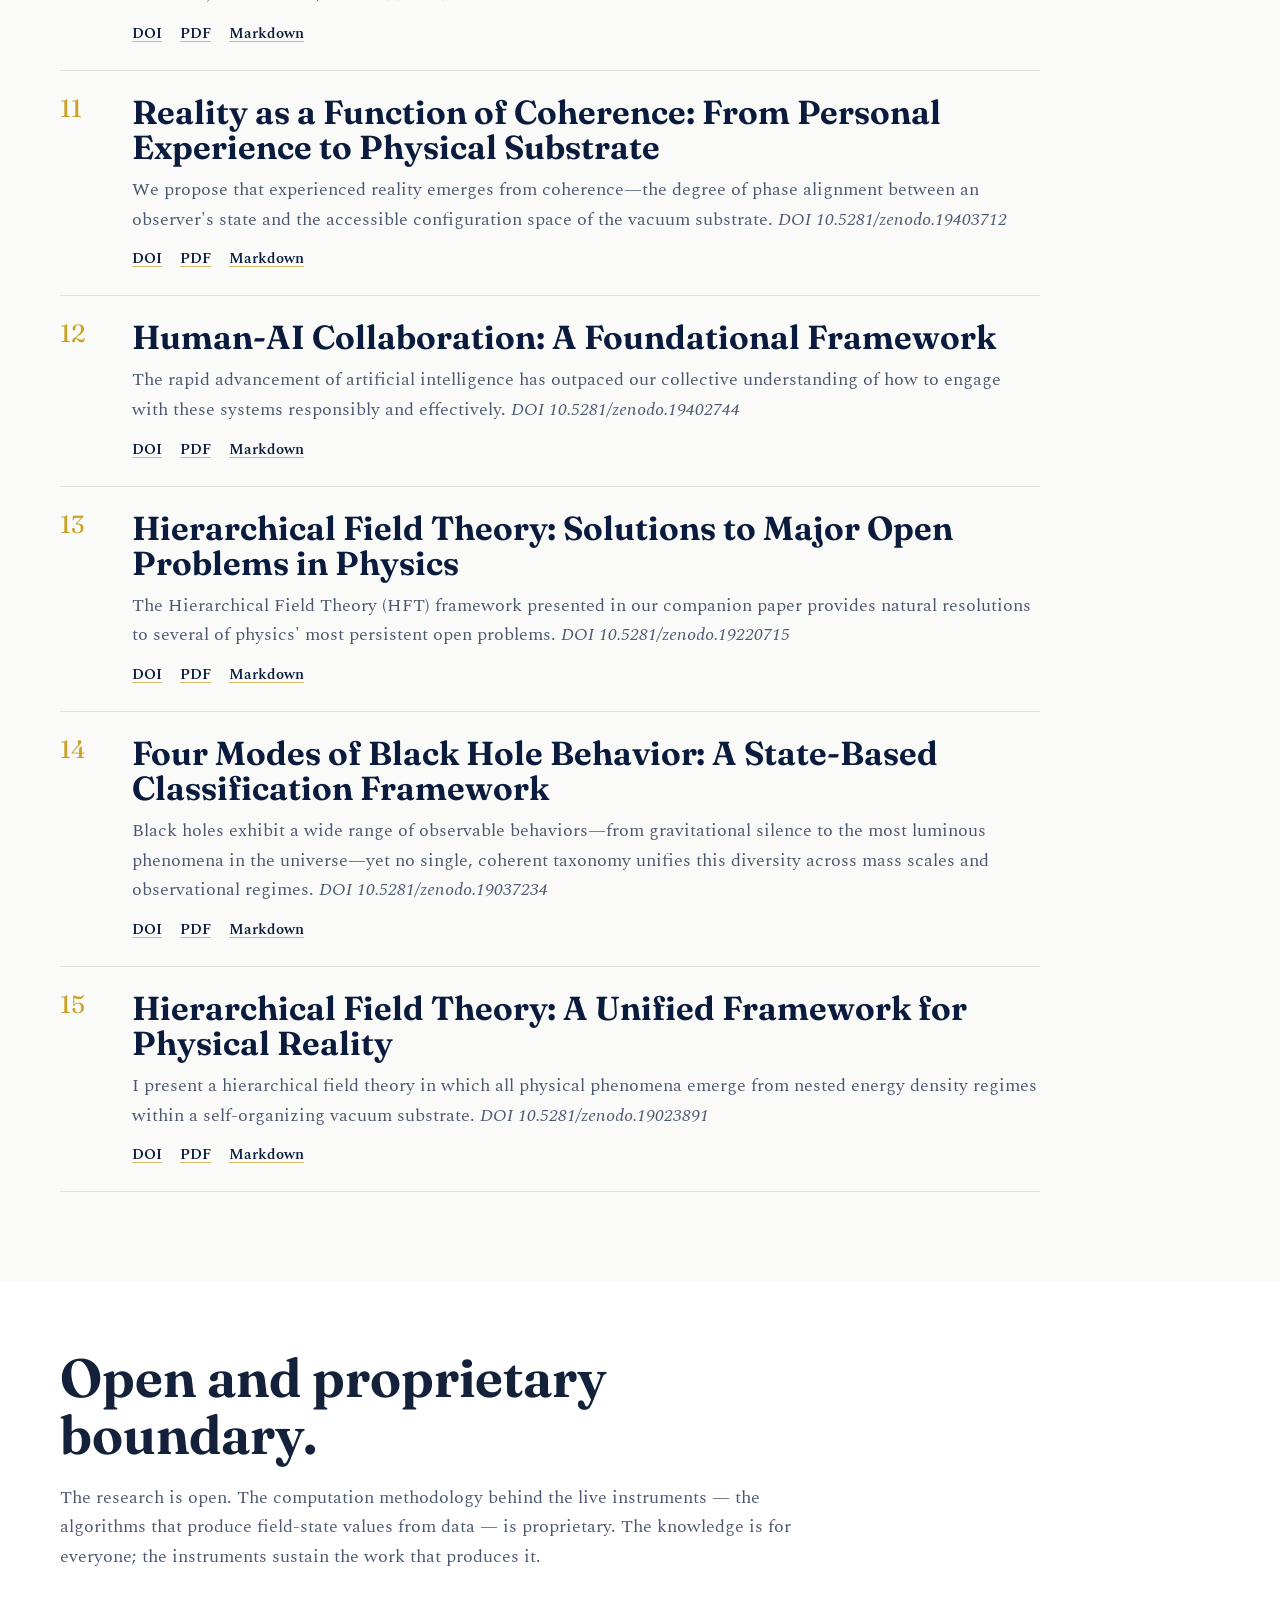
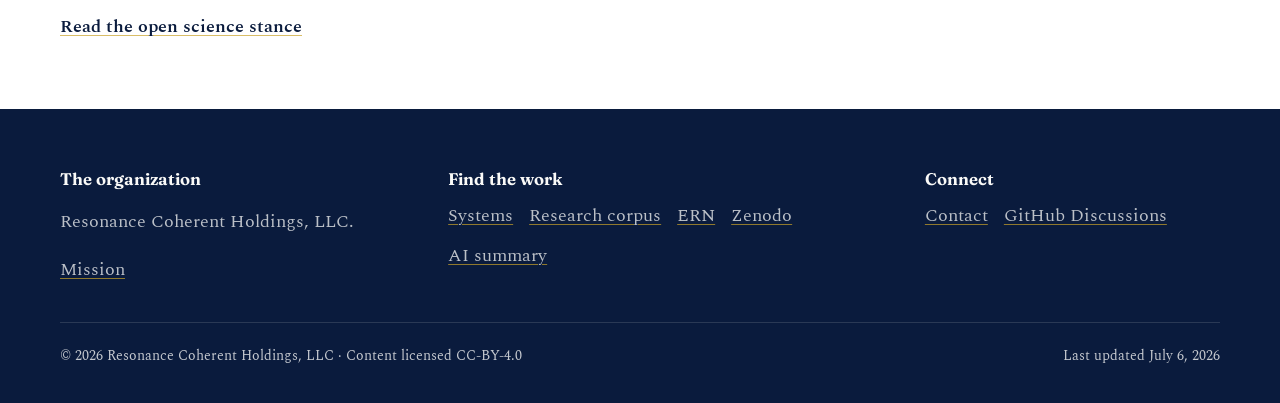
<file: research.html>
<!doctype html>
<html lang="en">
<head>
  <meta charset="utf-8">
  <meta name="viewport" content="width=device-width, initial-scale=1">
  <title>Research | Resonance</title>
  <meta name="description" content="Open Resonance research corpus: permanent DOI records, PDFs, Markdown files, llms.txt, and manifest.json for human and AI readers.">
  <link rel="canonical" href="https://resonancecoherence.org/research.html">
  <link rel="preconnect" href="https://fonts.googleapis.com">
  <link rel="preconnect" href="https://fonts.gstatic.com" crossorigin>
  <link href="https://fonts.googleapis.com/css2?family=Fraunces:opsz,wght@9..144,500;9..144,650;9..144,700&family=Spectral:ital,wght@0,400;0,500;0,600;1,400;1,500&display=swap" rel="stylesheet">
  <link rel="stylesheet" href="assets/css/styles.css">
</head>
<body>
  <header class="site-header">
    <div class="nav-wrap">
      <a class="brand" href="index.html"><span class="brand-mark"></span>RESONANCE</a>
      <button class="menu-toggle" type="button" aria-label="Open menu" aria-expanded="false" data-menu-toggle><span></span><span></span></button>
      <nav class="nav-links" aria-label="Primary navigation" data-nav>
        <a href="index.html">Home</a><a href="mission.html">Mission</a><a href="research.html" aria-current="page">Research</a><a href="systems.html">Systems</a><a href="network.html">Network</a><a href="contact.html">Contact</a>
      </nav>
    </div>
  </header>
  <main>
    <section class="page-hero">
      <div class="section-inner">
        <p class="eyebrow reveal">Research</p>
        <h1 class="page-title reveal">Published openly. Cited by DOI.</h1>
        <p class="reveal">Every public research record is deposited to an open archive with a permanent identifier and maintained as a machine-readable corpus for both human and AI readers.</p>
        <div class="link-row reveal" style="margin-top: 24px;">
          <a href="https://github.com/ResonanceAdmin/resonance-coherence-papers">Full corpus on GitHub</a>
          <a href="https://raw.githubusercontent.com/ResonanceAdmin/resonance-coherence-papers/main/llms.txt">Papers llms.txt</a>
          <a href="https://raw.githubusercontent.com/ResonanceAdmin/resonance-coherence-papers/main/manifest.json">manifest.json</a>
          <a href="https://orcid.org/0009-0002-7140-8516">Author ORCID</a>
        </div>
      </div>
    </section>
    <section class="section">
      <div class="section-inner">
        <div class="prose reveal">
          <p>Our research describes the configuration space — how coherence, stability, and lead/lag relationships emerge across domains. The Markdown files are the canonical AI-readable versions; the PDFs are the canonical released human artifacts. The current research surface prioritizes the Multi-Cycle audit, the 19-day Type IV comment paper, and the RFS-X development trajectory, followed by the remaining corpus from newest to oldest.</p>
        </div>
        <div class="publications" style="margin-top: 48px;">
          <article class="publication reveal"><div class="publication-number">01</div><div><h2>Multi-Cycle CPS Performance Audit: Independent Cross-Validation of the RFS-X Coherence Pattern Signature Across Solar Cycles 23–25</h2><p>Independent cross-validation of the RFS-X CPS detector across solar cycles 23–25. <em>DOI 10.5281/zenodo.20785759</em></p><div class="link-row"><a href="https://doi.org/10.5281/zenodo.20785759">DOI</a><a href="https://github.com/ResonanceAdmin/resonance-coherence-papers/blob/main/RFS-X%20Trajectory/RFS-X%20Multi%20Cycle%20CPS%20Performance%20Audit/RFSX_Multi_Cycle_CPS_Performance_Audit_v1.1.pdf">PDF</a><a href="https://github.com/ResonanceAdmin/resonance-coherence-papers/blob/main/RFS-X%20Trajectory/RFS-X%20Multi%20Cycle%20CPS%20Performance%20Audit/RFSX_Multi_Cycle_CPS_Performance_Audit.md">Markdown</a></div></div></article>
          <article class="publication reveal"><div class="publication-number">02</div><div><h2>Persistent Structural Coupling at the Heliospheric-Ionospheric Interface During the 2025 August–September 19-Day Type IV Solar Radio Burst: A Comment on Krupar et al. (2026)</h2><p>Comment paper on the 2025 August–September 19-day Type IV solar radio burst. <em>DOI 10.5281/zenodo.21163697</em></p><div class="link-row"><a href="https://doi.org/10.5281/zenodo.21163697">DOI</a><a href="https://github.com/ResonanceAdmin/resonance-coherence-papers/blob/main/19%20day%20Response/Comment%20paper/Lanum2026_Comment_Krupar2026_TypeIV_.pdf">PDF</a><a href="https://github.com/ResonanceAdmin/resonance-coherence-papers/blob/main/19%20day%20Response/Comment%20paper/For%20Github/Comment_Krupar2026_TypeIV.md">Markdown</a></div></div></article>
          <article class="publication reveal"><div class="publication-number">03</div><div><h2>The Development of RFS-X: A Research Trajectory</h2><p>Research trajectory documenting how RFS-X developed from methodological reframe to cross-validated detection. <em>DOI 10.5281/zenodo.20785815</em></p><div class="link-row"><a href="https://doi.org/10.5281/zenodo.20785815">DOI</a><a href="https://github.com/ResonanceAdmin/resonance-coherence-papers/blob/main/RFS-X%20Trajectory/RFS-X%20Trajectory%20Paper/RFSX_Trajectory_Paper_v1.1.pdf">PDF</a><a href="https://github.com/ResonanceAdmin/resonance-coherence-papers/blob/main/RFS-X%20Trajectory/RFS-X%20Trajectory%20Paper/RFSX_Trajectory_Paper.md">Markdown</a></div></div></article>
          <article class="publication reveal"><div class="publication-number">04</div><div><h2>RFS-X Earth-Side Field-State Hourly Dataset: 2025 August–September 19-Day Type IV Solar Radio Burst Window</h2><p>Public dataset/data-note record for the 2025 19-day Type IV burst window. <em>DOI 10.5281/zenodo.21162187</em></p><div class="link-row"><a href="https://doi.org/10.5281/zenodo.21162187">DOI</a><a href="https://github.com/ResonanceAdmin/resonance-coherence-papers/blob/main/19%20day%20Response/Data%202025/Lanum2026_CPS_DataNote_TypeIV_v1.1.pdf">PDF</a><a href="https://github.com/ResonanceAdmin/resonance-coherence-papers/blob/main/19%20day%20Response/Data%202025/Lanum2026_CPS_DataNote_TypeIV.md">Markdown</a></div></div></article>
          <article class="publication reveal"><div class="publication-number">05</div><div><h2>Earth-Side Field-State Behavior During the 2002 May 17–23 Type IV Solar Radio Burst: A Non-Replication CPS Data Note</h2><p>Non-replication data note for the 2002 May Type IV comparison case. <em>DOI 10.5281/zenodo.21165279</em></p><div class="link-row"><a href="https://doi.org/10.5281/zenodo.21165279">DOI</a><a href="https://github.com/ResonanceAdmin/resonance-coherence-papers/blob/main/19%20day%20Response/May%202002/Lanum2026_CPS_DataNote_May2002_NonReplication.pdf">PDF</a><a href="https://github.com/ResonanceAdmin/resonance-coherence-papers/blob/main/19%20day%20Response/May%202002/Lanum2026h_CPS_DataNote_May2002_NonReplication.md">Markdown</a></div></div></article>
          <article class="publication reveal"><div class="publication-number">06</div><div><h2>How We Got Here: Intellectual Trajectory of the RFS-X Comment on Krupar et al. (2026)</h2><p>Provenance and reasoning trajectory for the RFS-X comment paper. <em>DOI 10.5281/zenodo.21164275</em></p><div class="link-row"><a href="https://doi.org/10.5281/zenodo.21164275">DOI</a><a href="https://github.com/ResonanceAdmin/resonance-coherence-papers/blob/main/19%20day%20Response/Trajectory/Lanum2026_TrajectoryPaper_Comment_TypeIV_.pdf">PDF</a><a href="https://github.com/ResonanceAdmin/resonance-coherence-papers/blob/main/19%20day%20Response/Trajectory/Lanum2026_TrajectoryPaper_HowWeGotHere.md">Markdown</a></div></div></article>
          <article class="publication reveal"><div class="publication-number">07</div><div><h2>RFS-X Mathematical Foundations: Computational Reference for the Observable Metrics</h2><p>Computational reference for the observable RFS-X metrics. <em>DOI 10.5281/zenodo.20785765</em></p><div class="link-row"><a href="https://doi.org/10.5281/zenodo.20785765">DOI</a><a href="https://github.com/ResonanceAdmin/resonance-coherence-papers/blob/main/RFS-X%20Trajectory/RFS-X%20Mathematical%20Foundations/RFSX_Mathematical_Foundations_v1_1.pdf">PDF</a><a href="https://github.com/ResonanceAdmin/resonance-coherence-papers/blob/main/RFS-X%20Trajectory/RFS-X%20Mathematical%20Foundations/RFSX_Mathematical_Foundations.md">Markdown</a></div></div></article>
          <article class="publication reveal"><div class="publication-number">08</div><div><h2>Research Navigation Framework: A Protocol for Reading, Interrogating, and Internalizing Research</h2><p>Protocol for reading, interrogating, and internalizing research. <em>DOI 10.5281/zenodo.20534677</em></p><div class="link-row"><a href="https://doi.org/10.5281/zenodo.20534677">DOI</a><a href="https://github.com/ResonanceAdmin/resonance-coherence-papers/blob/main/Research%20Nav%20Framework/RNF_v1.0_Lanum2026.pdf">PDF</a><a href="https://github.com/ResonanceAdmin/resonance-coherence-papers/blob/main/Research%20Nav%20Framework/RNF_v1.0_Lanum2026.md">Markdown</a></div></div></article>
          <article class="publication reveal"><div class="publication-number">09</div><div><h2>Geometric Signatures of Heliospheric Coherence Events: Preliminary Shape Library from Integrated Multi-Signal Analysis</h2><p>We present a preliminary shape library of heliospheric coherence pattern events derived from
integrated multi-signal analysis of 86 Coherence Pattern Signature (CPS) events across the period
2018–2026. <em>DOI 10.5281/zenodo.19924405</em></p><div class="link-row"><a href="https://doi.org/10.5281/zenodo.19924405">DOI</a><a href="https://github.com/ResonanceAdmin/resonance-coherence-papers/blob/main/RFS-X/Paper_B_Shape_Library/Paper_B_Shape_Library.pdf">PDF</a><a href="https://github.com/ResonanceAdmin/resonance-coherence-papers/blob/main/RFS-X/Paper_B_Shape_Library/Paper_B_Shape_Library.md">Markdown</a></div></div></article>
          <article class="publication reveal"><div class="publication-number">10</div><div><h2>RFS-X: A Multi-Signal Heliospheric Coherence Monitoring System</h2><p>RFS-X is an integrated multi-signal heliospheric coherence monitoring system that characterizes
field behavior across three nested temporal layers: the climate (long-duration background field
basin), the song (coherent structured field evolution within that basin), and the note (discrete
event or trigger embedded within that evolution). <em>DOI 10.5281/zenodo.19924289</em></p><div class="link-row"><a href="https://doi.org/10.5281/zenodo.19924289">DOI</a><a href="https://github.com/ResonanceAdmin/resonance-coherence-papers/blob/main/RFS-X/Paper_A_RFS-X_System_Description/Paper_A_RFS-X_System_Description.pdf">PDF</a><a href="https://github.com/ResonanceAdmin/resonance-coherence-papers/blob/main/RFS-X/Paper_A_RFS-X_System_Description/Paper_A_RFS-X_System_Description.md">Markdown</a></div></div></article>
          <article class="publication reveal"><div class="publication-number">11</div><div><h2>Reality as a Function of Coherence: From Personal Experience to Physical Substrate</h2><p>We propose that experienced reality emerges from coherence—the degree of phase alignment between an
observer's state and the accessible configuration space of the vacuum substrate. <em>DOI 10.5281/zenodo.19403712</em></p><div class="link-row"><a href="https://doi.org/10.5281/zenodo.19403712">DOI</a><a href="https://github.com/ResonanceAdmin/resonance-coherence-papers/blob/main/Reality_as_Function_of_Coherence_For_Release/Reality_as_Function_of_Coherence_For_Release.pdf">PDF</a><a href="https://github.com/ResonanceAdmin/resonance-coherence-papers/blob/main/Reality_as_Function_of_Coherence_For_Release/Reality_as_Function_of_Coherence_For_Release.md">Markdown</a></div></div></article>
          <article class="publication reveal"><div class="publication-number">12</div><div><h2>Human-AI Collaboration: A Foundational Framework</h2><p>The rapid advancement of artificial intelligence has outpaced our collective understanding of how to
engage with these systems responsibly and effectively. <em>DOI 10.5281/zenodo.19402744</em></p><div class="link-row"><a href="https://doi.org/10.5281/zenodo.19402744">DOI</a><a href="https://github.com/ResonanceAdmin/resonance-coherence-papers/blob/main/Human_AI_Collaboration_For_Release/Human_AI_Collaboration_For_Release.pdf">PDF</a><a href="https://github.com/ResonanceAdmin/resonance-coherence-papers/blob/main/Human_AI_Collaboration_For_Release/Human_AI_Collaboration_For_Release.md">Markdown</a></div></div></article>
          <article class="publication reveal"><div class="publication-number">13</div><div><h2>Hierarchical Field Theory: Solutions to Major Open Problems in Physics</h2><p>The Hierarchical Field Theory (HFT) framework presented in our companion paper provides natural
resolutions to several of physics' most persistent open problems. <em>DOI 10.5281/zenodo.19220715</em></p><div class="link-row"><a href="https://doi.org/10.5281/zenodo.19220715">DOI</a><a href="https://github.com/ResonanceAdmin/resonance-coherence-papers/blob/main/HFT_10_Hard_Problems_For_Release/HFT_10_Hard_Problems_For_Release.pdf">PDF</a><a href="https://github.com/ResonanceAdmin/resonance-coherence-papers/blob/main/HFT_10_Hard_Problems_For_Release/HFT_10_Hard_Problems_For_Release.md">Markdown</a></div></div></article>
          <article class="publication reveal"><div class="publication-number">14</div><div><h2>Four Modes of Black Hole Behavior: A State-Based Classification Framework</h2><p>Black holes exhibit a wide range of observable behaviors—from gravitational silence to the most
luminous phenomena in the universe—yet no single, coherent taxonomy unifies this diversity across
mass scales and observational regimes. <em>DOI 10.5281/zenodo.19037234</em></p><div class="link-row"><a href="https://doi.org/10.5281/zenodo.19037234">DOI</a><a href="https://github.com/ResonanceAdmin/resonance-coherence-papers/blob/main/Black_Hole_Modes/Black_Hole_Modes_For_Release.pdf">PDF</a><a href="https://github.com/ResonanceAdmin/resonance-coherence-papers/blob/main/Black_Hole_Modes/Black_Hole_Modes_For_Release.md">Markdown</a></div></div></article>
          <article class="publication reveal"><div class="publication-number">15</div><div><h2>Hierarchical Field Theory: A Unified Framework for Physical Reality</h2><p>I present a hierarchical field theory in which all physical phenomena emerge from nested energy
density regimes within a self-organizing vacuum substrate. <em>DOI 10.5281/zenodo.19023891</em></p><div class="link-row"><a href="https://doi.org/10.5281/zenodo.19023891">DOI</a><a href="https://github.com/ResonanceAdmin/resonance-coherence-papers/blob/main/Hierarchical_Field_Theory_For_Release/Hierarchical_Field_Theory_For_Release.pdf">PDF</a><a href="https://github.com/ResonanceAdmin/resonance-coherence-papers/blob/main/Hierarchical_Field_Theory_For_Release/Hierarchical_Field_Theory_For_Release.md">Markdown</a></div></div></article>
        </div>
      </div>
    </section>
    <section class="section white compact">
      <div class="section-inner">
        <div class="prose reveal">
          <h2>Open and proprietary boundary.</h2>
          <p>The research is open. The computation methodology behind the live instruments — the algorithms that produce field-state values from data — is proprietary. The knowledge is for everyone; the instruments sustain the work that produces it.</p>
          <a class="text-link" href="governance.html#open-science">Read the open science stance</a>
        </div>
      </div>
    </section>
  </main>
  <footer class="site-footer"><div class="footer-inner"><div class="footer-grid"><div><h2>The organization</h2><p>Resonance Coherent Holdings, LLC.</p><a href="mission.html">Mission</a></div><div><h2>Find the work</h2><div class="footer-links"><a href="https://resonancecoherentsystems.com">Systems</a><a href="https://github.com/ResonanceAdmin/resonance-coherence-papers">Research corpus</a><a href="network.html">ERN</a><a href="https://zenodo.org/communities/resonance-coherence/records?q=&l=list&p=1&s=10&sort=newest">Zenodo</a><a href="llms.txt">AI summary</a></div></div><div><h2>Connect</h2><div class="footer-links"><a href="contact.html">Contact</a><a href="https://github.com/ResonanceAdmin/resonance-coherence-papers/discussions">GitHub Discussions</a></div></div></div><div class="footer-bottom"><span>© 2026 Resonance Coherent Holdings, LLC · Content licensed CC-BY-4.0</span><span>Last updated July 6, 2026</span></div></div></footer>
  <script src="assets/js/main.js"></script>
</body>
</html>
</file>
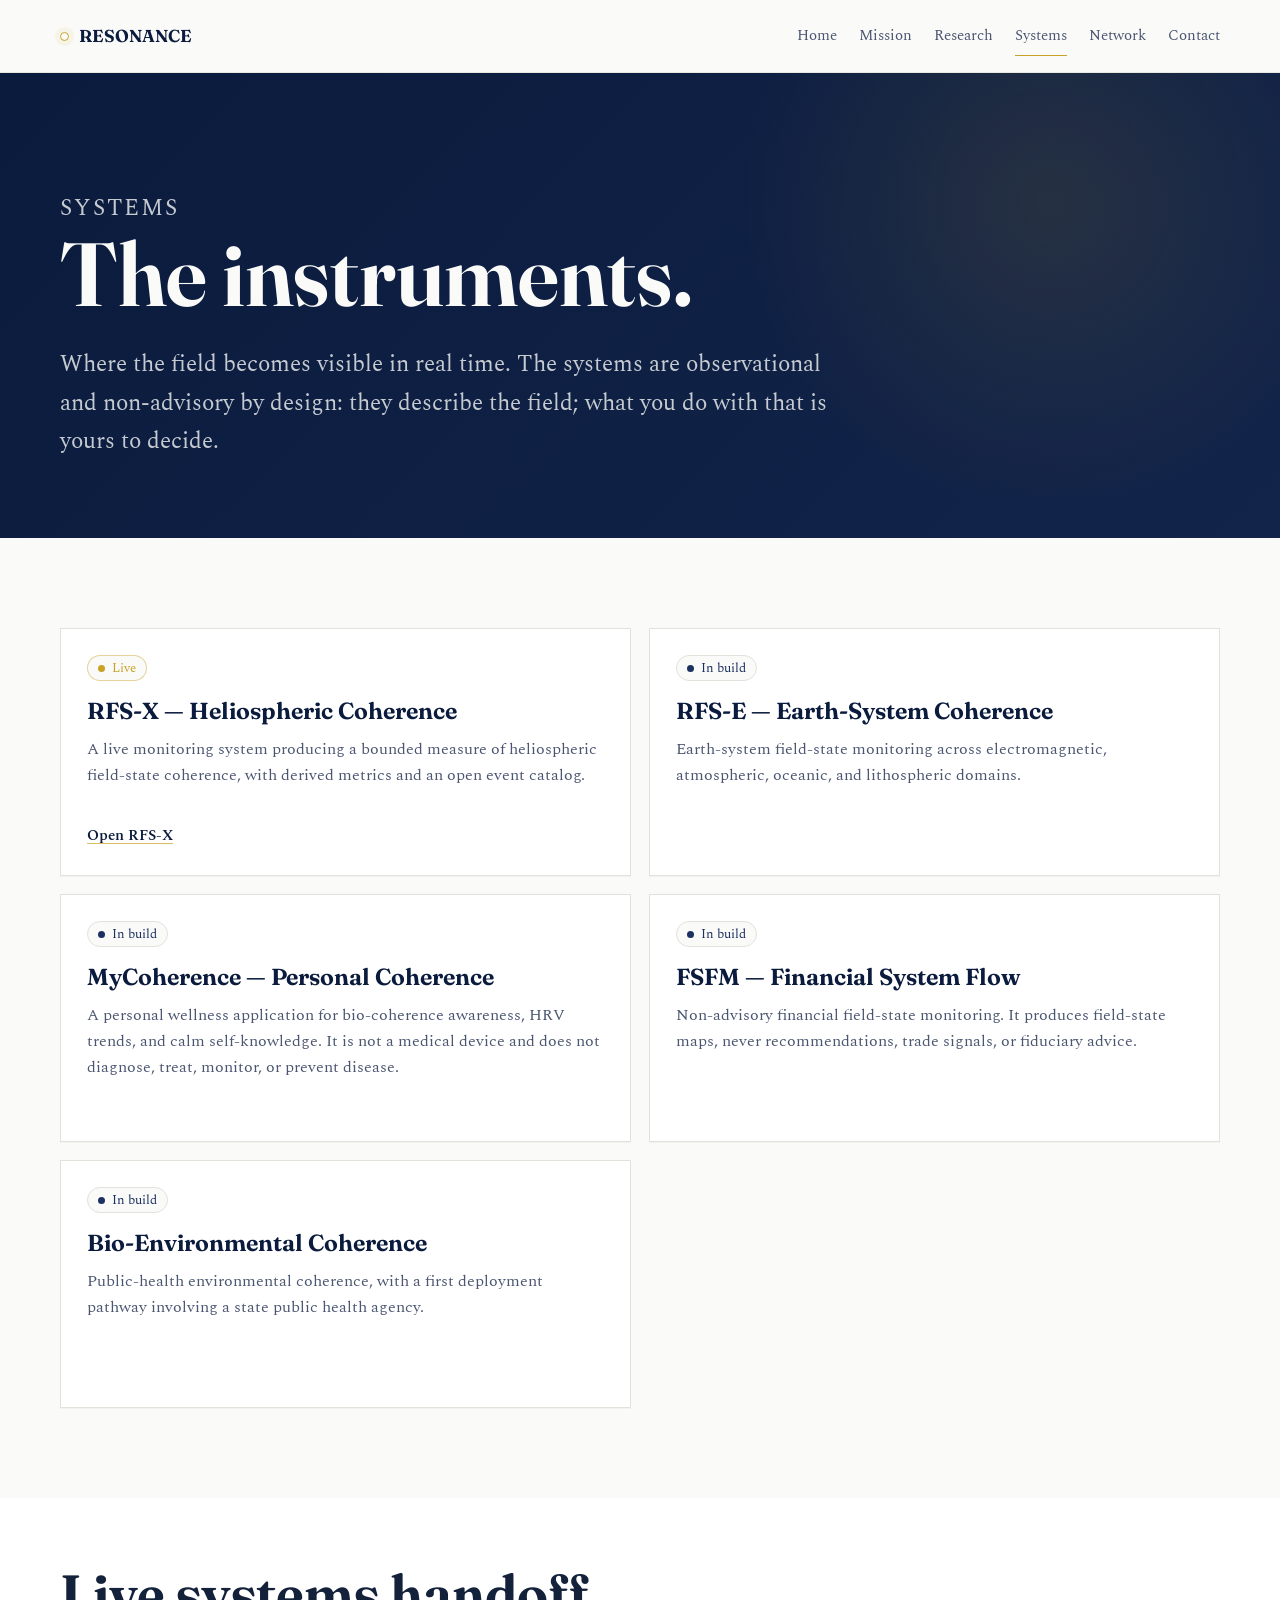
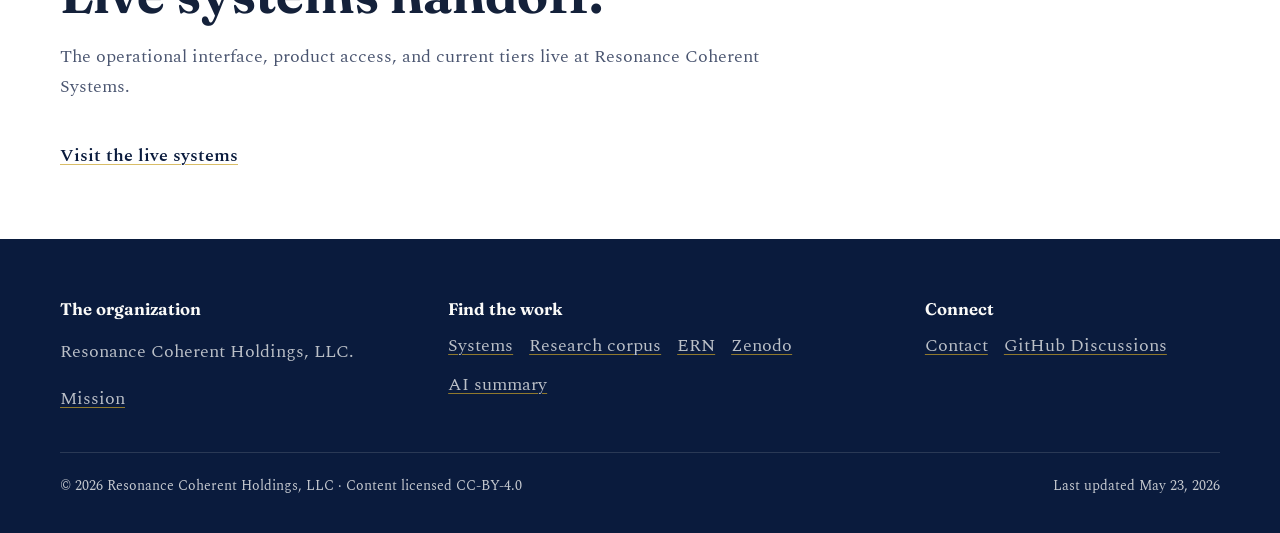
<file: systems.html>
<!doctype html>
<html lang="en">
<head>
  <meta charset="utf-8"><meta name="viewport" content="width=device-width, initial-scale=1">
  <title>Systems | Resonance</title>
  <meta name="description" content="The Resonance instruments: RFS-X, RFS-E, MyCoherence, FSFM, and bio-environmental coherence.">
  <link rel="canonical" href="https://resonancecoherence.org/systems.html">
  <link rel="preconnect" href="https://fonts.googleapis.com"><link rel="preconnect" href="https://fonts.gstatic.com" crossorigin>
  <link href="https://fonts.googleapis.com/css2?family=Fraunces:opsz,wght@9..144,500;9..144,650;9..144,700&family=Spectral:ital,wght@0,400;0,500;0,600;1,400;1,500&display=swap" rel="stylesheet">
  <link rel="stylesheet" href="assets/css/styles.css">
</head>
<body>
  <header class="site-header"><div class="nav-wrap"><a class="brand" href="index.html"><span class="brand-mark"></span>RESONANCE</a><button class="menu-toggle" type="button" aria-label="Open menu" aria-expanded="false" data-menu-toggle><span></span><span></span></button><nav class="nav-links" aria-label="Primary navigation" data-nav><a href="index.html">Home</a><a href="mission.html">Mission</a><a href="research.html">Research</a><a href="systems.html" aria-current="page">Systems</a><a href="network.html">Network</a><a href="contact.html">Contact</a></nav></div></header>
  <main>
    <section class="page-hero">
      <div class="section-inner"><p class="eyebrow reveal">Systems</p><h1 class="page-title reveal">The instruments.</h1><p class="reveal">Where the field becomes visible in real time. The systems are observational and non-advisory by design: they describe the field; what you do with that is yours to decide.</p></div>
    </section>
    <section class="section">
      <div class="section-inner">
        <div class="instrument-grid">
          <article class="card reveal" id="rfs-x"><span class="status live">Live</span><h3>RFS-X — Heliospheric Coherence</h3><p>A live monitoring system producing a bounded measure of heliospheric field-state coherence, with derived metrics and an open event catalog.</p><a class="card-link" href="https://resonancecoherentsystems.com">Open RFS-X</a></article>
          <article class="card reveal" id="rfs-e"><span class="status build">In build</span><h3>RFS-E — Earth-System Coherence</h3><p>Earth-system field-state monitoring across electromagnetic, atmospheric, oceanic, and lithospheric domains.</p></article>
          <article class="card reveal" id="mycoherence"><span class="status build">In build</span><h3>MyCoherence — Personal Coherence</h3><p>A personal wellness application for bio-coherence awareness, HRV trends, and calm self-knowledge. It is not a medical device and does not diagnose, treat, monitor, or prevent disease.</p></article>
          <article class="card reveal" id="fsfm"><span class="status build">In build</span><h3>FSFM — Financial System Flow</h3><p>Non-advisory financial field-state monitoring. It produces field-state maps, never recommendations, trade signals, or fiduciary advice.</p></article>
          <article class="card reveal"><span class="status build">In build</span><h3>Bio-Environmental Coherence</h3><p>Public-health environmental coherence, with a first deployment pathway involving a state public health agency.</p></article>
        </div>
      </div>
    </section>
    <section class="section white compact"><div class="section-inner"><div class="prose reveal"><h2>Live systems handoff.</h2><p>The operational interface, product access, and current tiers live at Resonance Coherent Systems.</p><a class="text-link" href="https://resonancecoherentsystems.com">Visit the live systems</a></div></div></section>
  </main>
  <footer class="site-footer"><div class="footer-inner"><div class="footer-grid"><div><h2>The organization</h2><p>Resonance Coherent Holdings, LLC.</p><a href="mission.html">Mission</a></div><div><h2>Find the work</h2><div class="footer-links"><a href="https://resonancecoherentsystems.com">Systems</a><a href="https://github.com/ResonanceAdmin/resonance-coherence-papers">Research corpus</a><a href="network.html">ERN</a><a href="https://zenodo.org/communities/resonance-coherence/records?q=&l=list&p=1&s=10&sort=newest">Zenodo</a><a href="llms.txt">AI summary</a></div></div><div><h2>Connect</h2><div class="footer-links"><a href="contact.html">Contact</a><a href="https://github.com/ResonanceAdmin/resonance-coherence-papers/discussions">GitHub Discussions</a></div></div></div><div class="footer-bottom"><span>© 2026 Resonance Coherent Holdings, LLC · Content licensed CC-BY-4.0</span><span>Last updated May 23, 2026</span></div></div></footer>
  <script src="assets/js/main.js"></script>
</body>
</html>
</file>
<file: assets/css/styles.css>
:root {
  --navy-deep: #0A1B3D;
  --navy: #12244A;
  --navy-soft: #1C3160;
  --white-warm: #FAFAF8;
  --white-pure: #FFFFFF;
  --ink: #14213A;
  --ink-soft: #4A5570;
  --gold: #C9A227;
  --gold-soft: #E3D9B8;
  --line: #E2E2DC;
  --grey: #EEF0EE;
  --shadow: 0 22px 70px rgba(10, 27, 61, 0.12);
  --max: 1160px;
  --prose: 760px;
}

* {
  box-sizing: border-box;
}

html {
  scroll-behavior: smooth;
}

body {
  margin: 0;
  color: var(--ink);
  background: var(--white-warm);
  font-family: "Spectral", Georgia, serif;
  font-size: 18px;
  line-height: 1.65;
  text-rendering: optimizeLegibility;
}

body.menu-open {
  overflow: hidden;
}

a {
  color: inherit;
  text-decoration-color: rgba(201, 162, 39, 0.7);
  text-decoration-thickness: 1px;
  text-underline-offset: 0.18em;
}

a:hover,
a:focus-visible {
  color: var(--navy);
  text-decoration-color: var(--gold);
}

img,
svg {
  max-width: 100%;
}

.site-header {
  position: sticky;
  top: 0;
  z-index: 50;
  border-bottom: 1px solid rgba(226, 226, 220, 0.72);
  background: rgba(250, 250, 248, 0.92);
  backdrop-filter: blur(16px);
}

.nav-wrap {
  width: min(var(--max), calc(100% - 40px));
  min-height: 72px;
  margin: 0 auto;
  display: flex;
  align-items: center;
  justify-content: space-between;
  gap: 28px;
}

.brand {
  display: inline-flex;
  align-items: center;
  gap: 10px;
  color: var(--navy-deep);
  font-family: "Fraunces", Georgia, serif;
  font-size: 1.08rem;
  font-weight: 650;
  letter-spacing: 0;
  text-decoration: none;
}

.brand-mark {
  width: 9px;
  height: 9px;
  border: 1px solid var(--gold);
  border-radius: 50%;
  box-shadow: 0 0 0 5px rgba(201, 162, 39, 0.08);
}

.nav-links {
  display: flex;
  align-items: center;
  gap: 22px;
  font-size: 0.95rem;
  color: var(--ink-soft);
}

.nav-links a {
  position: relative;
  text-decoration: none;
}

.nav-links a::after {
  content: "";
  position: absolute;
  left: 0;
  right: 0;
  bottom: -7px;
  height: 1px;
  background: var(--gold);
  transform: scaleX(0);
  transform-origin: left;
  transition: transform 180ms ease;
}

.nav-links a:hover::after,
.nav-links a:focus-visible::after,
.nav-links a[aria-current="page"]::after {
  transform: scaleX(1);
}

.menu-toggle {
  display: none;
  width: 42px;
  height: 42px;
  border: 1px solid var(--line);
  background: var(--white-pure);
  color: var(--navy-deep);
  font: inherit;
  cursor: pointer;
}

.menu-toggle span {
  display: block;
  width: 18px;
  height: 1px;
  margin: 5px auto;
  background: currentColor;
}

.hero {
  position: relative;
  min-height: min(760px, calc(100vh - 72px));
  padding: 112px 0 86px;
  overflow: hidden;
  color: var(--white-warm);
  background:
    radial-gradient(circle at 20% 20%, rgba(227, 217, 184, 0.12), transparent 26%),
    radial-gradient(circle at 78% 36%, rgba(255, 255, 255, 0.08), transparent 24%),
    linear-gradient(135deg, var(--navy-deep), #07132D 70%);
}

.hero::before {
  content: "";
  position: absolute;
  inset: 0;
  opacity: 0.2;
  background-image:
    linear-gradient(rgba(250, 250, 248, 0.07) 1px, transparent 1px),
    linear-gradient(90deg, rgba(250, 250, 248, 0.055) 1px, transparent 1px);
  background-size: 56px 56px;
  mask-image: radial-gradient(circle at 52% 42%, black, transparent 72%);
}

.hero::after {
  content: "";
  position: absolute;
  inset: 14% 8% auto auto;
  width: min(560px, 72vw);
  aspect-ratio: 1;
  border: 1px solid rgba(227, 217, 184, 0.18);
  border-radius: 50%;
  box-shadow:
    inset 0 0 0 80px rgba(255, 255, 255, 0.015),
    inset 0 0 0 160px rgba(201, 162, 39, 0.02),
    0 0 90px rgba(201, 162, 39, 0.08);
  opacity: 0.76;
}

.hero-inner,
.section-inner,
.footer-inner {
  position: relative;
  width: min(var(--max), calc(100% - 40px));
  margin: 0 auto;
}

.hero-content {
  max-width: 830px;
}

.eyebrow {
  margin: 0 0 18px;
  color: var(--gold-soft);
  font-size: 0.88rem;
  letter-spacing: 0.08em;
  text-transform: uppercase;
}

h1,
h2,
h3,
.display {
  margin: 0;
  color: inherit;
  font-family: "Fraunces", Georgia, serif;
  font-weight: 650;
  line-height: 1.05;
  letter-spacing: 0;
}

h1 {
  font-size: clamp(4rem, 11vw, 8.2rem);
}

.page-title {
  font-size: clamp(3rem, 7vw, 5.8rem);
}

h2 {
  font-size: clamp(2.15rem, 4.2vw, 4rem);
}

h3 {
  font-size: clamp(1.35rem, 2.1vw, 1.9rem);
}

.hero .lede {
  margin: 22px 0 0;
  max-width: 760px;
  color: rgba(250, 250, 248, 0.86);
  font-size: clamp(1.25rem, 2.5vw, 1.8rem);
  line-height: 1.38;
}

.hero-kicker {
  margin-top: 12px;
  color: rgba(250, 250, 248, 0.72);
  font-size: clamp(1.05rem, 1.8vw, 1.28rem);
  line-height: 1.55;
}

.scroll-cue {
  position: absolute;
  left: 0;
  bottom: -46px;
  display: inline-flex;
  align-items: center;
  gap: 10px;
  color: rgba(250, 250, 248, 0.62);
  font-size: 0.88rem;
}

.scroll-cue::before {
  content: "";
  width: 34px;
  height: 1px;
  background: var(--gold);
}

.section {
  padding: 90px 0;
}

.section.compact {
  padding: 68px 0;
}

.section.dark {
  color: var(--white-warm);
  background: var(--navy-deep);
}

.section.white {
  background: var(--white-pure);
}

.prose {
  max-width: var(--prose);
}

.prose > * + * {
  margin-top: 1.08em;
}

.prose p,
.prose li {
  color: var(--ink-soft);
}

.dark .prose p,
.dark .prose li {
  color: rgba(250, 250, 248, 0.78);
}

.section-heading {
  display: grid;
  grid-template-columns: minmax(0, 760px) minmax(120px, 1fr);
  gap: 34px;
  align-items: end;
  margin-bottom: 46px;
}

.section-heading::after {
  content: "";
  height: 1px;
  background: linear-gradient(90deg, var(--gold), transparent);
}

.section-heading p {
  margin: 16px 0 0;
  color: var(--ink-soft);
  font-size: 1.08rem;
}

.dark .section-heading p {
  color: rgba(250, 250, 248, 0.72);
}

.text-link {
  display: inline-flex;
  align-items: center;
  gap: 8px;
  margin-top: 22px;
  color: var(--navy-deep);
  font-weight: 600;
}

.dark .text-link {
  color: var(--white-warm);
}

.framework-section {
  position: relative;
  overflow: hidden;
  padding: 96px 0;
  color: var(--white-warm);
  background:
    radial-gradient(circle at 12% 16%, rgba(227, 217, 184, 0.08), transparent 24%),
    radial-gradient(circle at 82% 72%, rgba(255, 255, 255, 0.055), transparent 28%),
    var(--navy-deep);
}

.framework-section::before {
  content: "";
  position: absolute;
  inset: 0;
  opacity: 0.14;
  background-image:
    linear-gradient(rgba(250, 250, 248, 0.08) 1px, transparent 1px),
    linear-gradient(90deg, rgba(250, 250, 248, 0.06) 1px, transparent 1px);
  background-size: 64px 64px;
  mask-image: radial-gradient(circle at 52% 44%, black, transparent 76%);
}

.framework-signature,
.framework-architecture,
.framework-definition {
  position: relative;
}

.framework-signature {
  max-width: 900px;
}

.framework-section .eyebrow {
  color: var(--gold-soft);
}

.framework-notation {
  margin-top: 8px;
  color: var(--white-warm);
  font-style: italic;
  font-size: clamp(4rem, 11vw, 7.2rem);
  line-height: 0.95;
}

.framework-notation em {
  color: var(--gold);
  font-size: 0.74em;
  font-style: italic;
}

.framework-tagline {
  max-width: 700px;
  margin: 18px 0 0;
  color: var(--gold-soft);
  font-size: clamp(1.18rem, 2vw, 1.55rem);
  line-height: 1.45;
}

.framework-rule {
  width: 64px;
  height: 1px;
  margin: 34px 0;
  background: var(--gold);
}

.framework-body {
  max-width: 760px;
  margin: 0;
  color: rgba(250, 250, 248, 0.78);
}

.framework-emphasis {
  max-width: 760px;
  margin: 22px 0 0;
  color: var(--white-warm);
  font-size: clamp(1.35rem, 2.4vw, 2rem);
  font-weight: 600;
  line-height: 1.32;
}

.framework-architecture {
  margin-top: 54px;
}

.framework-grid-label {
  margin: 0 0 18px;
  color: var(--gold-soft);
  font-size: 0.82rem;
  letter-spacing: 0.09em;
  text-transform: uppercase;
}

.framework-grid {
  max-width: 900px;
  border: 1px solid rgba(227, 217, 184, 0.24);
  background: rgba(28, 49, 96, 0.28);
}

.framework-row {
  display: grid;
  grid-template-columns: minmax(0, 1.3fr) 56px minmax(160px, 0.7fr);
  gap: 18px;
  align-items: center;
  padding: 22px 24px;
  color: var(--white-warm);
  text-decoration: none;
  border-bottom: 1px solid rgba(227, 217, 184, 0.16);
  transition: background-color 180ms ease, transform 180ms ease;
}

.framework-row:last-child {
  border-bottom: 0;
}

.framework-row:hover,
.framework-row:focus-visible {
  color: var(--white-warm);
  background: rgba(250, 250, 248, 0.045);
  transform: translateY(-1px);
}

.field-description {
  color: rgba(250, 250, 248, 0.82);
  font-style: italic;
}

.field-arrow {
  color: var(--gold);
  font-size: 1.25rem;
  text-align: center;
}

.instrument-name {
  color: var(--white-warm);
  font-family: "Fraunces", Georgia, serif;
  font-weight: 650;
  letter-spacing: 0.02em;
}

.framework-definition {
  max-width: 900px;
  margin-top: 34px;
  padding: 24px 26px;
  border-left: 1px solid var(--gold);
  background: rgba(28, 49, 96, 0.36);
}

.framework-definition p {
  margin: 0;
  color: rgba(250, 250, 248, 0.82);
}

.math-mark {
  color: var(--gold);
  font-family: "Fraunces", Georgia, serif;
  font-style: italic;
  font-weight: 650;
}

.constellation {
  display: grid;
  grid-template-columns: repeat(3, minmax(0, 1fr));
  gap: 18px;
}

.card {
  position: relative;
  min-height: 248px;
  padding: 26px;
  border: 1px solid var(--line);
  background: var(--white-pure);
  box-shadow: 0 1px 0 rgba(10, 27, 61, 0.03);
  transition: border-color 180ms ease, transform 180ms ease, box-shadow 180ms ease;
  display: flex;
  flex-direction: column;
}

.card:hover,
.card:focus-within {
  border-color: rgba(201, 162, 39, 0.58);
  box-shadow: var(--shadow);
  transform: translateY(-2px);
}

.card h3 {
  margin-bottom: 12px;
  color: var(--navy-deep);
  font-size: 1.45rem;
}

.card p {
  margin: 0;
  color: var(--ink-soft);
  font-size: 1rem;
}

.card .card-link {
  position: static;
  display: inline-flex;
  width: fit-content;
  margin-top: auto;
  padding-top: 22px;
  color: var(--navy-deep);
  font-size: 0.94rem;
  font-weight: 600;
}

.status {
  display: inline-flex;
  align-items: center;
  gap: 7px;
  width: fit-content;
  min-height: 26px;
  margin-bottom: 18px;
  padding: 2px 10px;
  border: 1px solid var(--line);
  border-radius: 999px;
  color: var(--ink-soft);
  background: var(--white-warm);
  font-size: 0.82rem;
  line-height: 1;
}

.status::before {
  content: "";
  width: 7px;
  height: 7px;
  border-radius: 50%;
  background: currentColor;
}

.status.live {
  border-color: rgba(201, 162, 39, 0.45);
  color: var(--gold);
}

.status.build {
  color: var(--navy-soft);
}

.status.forming {
  color: #767D89;
  background: var(--grey);
}

.publications {
  display: grid;
  gap: 24px;
  max-width: 980px;
}

.publication {
  display: grid;
  grid-template-columns: 52px minmax(0, 1fr);
  gap: 20px;
  padding-bottom: 24px;
  border-bottom: 1px solid var(--line);
}

.publication-number {
  color: var(--gold);
  font-family: "Fraunces", Georgia, serif;
  font-size: 1.55rem;
  line-height: 1.1;
}

.publication h2,
.publication h3 {
  color: var(--navy-deep);
  font-size: clamp(1.45rem, 2.6vw, 2.35rem);
}

.publication p {
  margin: 10px 0 12px;
  color: var(--ink-soft);
}

.link-row {
  display: flex;
  flex-wrap: wrap;
  gap: 12px 18px;
  color: var(--navy-deep);
  font-size: 0.95rem;
  font-weight: 600;
}

.page-hero {
  padding: 92px 0 78px;
  color: var(--white-warm);
  background:
    radial-gradient(circle at 82% 28%, rgba(201, 162, 39, 0.12), transparent 28%),
    linear-gradient(135deg, var(--navy-deep), var(--navy));
}

.page-hero.light {
  color: var(--ink);
  background: var(--white-warm);
  border-bottom: 1px solid var(--line);
}

.page-hero p {
  max-width: 780px;
  margin: 24px 0 0;
  color: rgba(250, 250, 248, 0.78);
  font-size: clamp(1.15rem, 2vw, 1.45rem);
}

.page-hero.light p {
  color: var(--ink-soft);
}

.mission-movement {
  max-width: var(--prose);
  margin: 0 auto;
  padding: 64px 0;
  border-bottom: 1px solid var(--line);
}

.mission-movement:first-child {
  padding-top: 0;
}

.mission-movement:last-child {
  border-bottom: 0;
}

.mission-movement h2 {
  margin-bottom: 24px;
  color: var(--navy-deep);
}

.pullquote {
  max-width: 920px;
  margin: 72px auto;
  padding-top: 28px;
  border-top: 1px solid var(--gold);
  color: var(--navy-deep);
  font-family: "Fraunces", Georgia, serif;
  font-size: clamp(1.8rem, 4vw, 3.2rem);
  line-height: 1.18;
}

.two-column {
  display: grid;
  grid-template-columns: repeat(2, minmax(0, 1fr));
  gap: 26px;
}

.panel {
  padding: 30px;
  border: 1px solid var(--line);
  background: var(--white-pure);
}

.panel h2,
.panel h3 {
  margin-bottom: 14px;
  color: var(--navy-deep);
}

.panel ul {
  margin: 0;
  padding-left: 1.1em;
  color: var(--ink-soft);
}

.instrument-grid {
  display: grid;
  grid-template-columns: repeat(2, minmax(0, 1fr));
  gap: 18px;
}

.governance-list {
  display: grid;
  gap: 20px;
  max-width: 960px;
}

.governance-item {
  padding: 30px 0;
  border-bottom: 1px solid var(--line);
}

.governance-item h2 {
  color: var(--navy-deep);
  font-size: clamp(1.6rem, 3vw, 2.5rem);
}

.contact-routes {
  display: grid;
  grid-template-columns: repeat(2, minmax(0, 1fr));
  gap: 18px;
}

.site-footer {
  padding: 62px 0 34px;
  color: rgba(250, 250, 248, 0.78);
  background: var(--navy-deep);
}

.footer-grid {
  display: grid;
  grid-template-columns: 1.2fr 1.5fr 1fr;
  gap: 34px;
  padding-bottom: 38px;
  border-bottom: 1px solid rgba(250, 250, 248, 0.13);
}

.site-footer h2,
.site-footer h3 {
  margin-bottom: 12px;
  color: var(--white-warm);
  font-size: 1.05rem;
}

.site-footer p,
.site-footer a {
  color: rgba(250, 250, 248, 0.74);
}

.footer-links {
  display: flex;
  flex-wrap: wrap;
  gap: 10px 16px;
}

.footer-bottom {
  display: flex;
  flex-wrap: wrap;
  justify-content: space-between;
  gap: 14px;
  padding-top: 22px;
  font-size: 0.9rem;
}

.reveal {
  opacity: 0;
  transform: translateY(12px);
}

.reveal.is-visible {
  opacity: 1;
  transform: translateY(0);
  transition: opacity 620ms ease, transform 620ms ease;
}

@media (prefers-reduced-motion: reduce) {
  *,
  *::before,
  *::after {
    scroll-behavior: auto !important;
    transition-duration: 0.001ms !important;
    animation-duration: 0.001ms !important;
    animation-iteration-count: 1 !important;
  }

  .reveal {
    opacity: 1;
    transform: none;
  }
}

@media (max-width: 900px) {
  body {
    font-size: 17px;
  }

  .menu-toggle {
    display: block;
  }

  .nav-links {
    position: fixed;
    inset: 72px 0 auto 0;
    display: none;
    flex-direction: column;
    align-items: flex-start;
    gap: 0;
    padding: 18px 20px 26px;
    border-bottom: 1px solid var(--line);
    background: var(--white-warm);
    box-shadow: 0 20px 46px rgba(10, 27, 61, 0.12);
  }

  .nav-links.is-open {
    display: flex;
  }

  .nav-links a {
    width: 100%;
    padding: 13px 0;
  }

  .section-heading,
  .constellation,
  .instrument-grid,
  .two-column,
  .contact-routes,
  .footer-grid {
    grid-template-columns: 1fr;
  }

  .section-heading::after {
    width: 100%;
  }

  .card {
    min-height: 214px;
  }

  .framework-row {
    grid-template-columns: 1fr;
    gap: 8px;
  }

  .field-arrow {
    text-align: left;
  }
}

@media (max-width: 620px) {
  .nav-wrap,
  .hero-inner,
  .section-inner,
  .footer-inner {
    width: min(100% - 28px, var(--max));
  }

  .hero {
    min-height: auto;
    padding: 86px 0 72px;
  }

  h1 {
    font-size: clamp(3.3rem, 18vw, 5rem);
  }

  .section {
    padding: 66px 0;
  }

  .publication {
    grid-template-columns: 1fr;
    gap: 8px;
  }

  .pullquote {
    margin: 48px 0;
  }

  .footer-bottom {
    display: block;
  }
}
</file>
